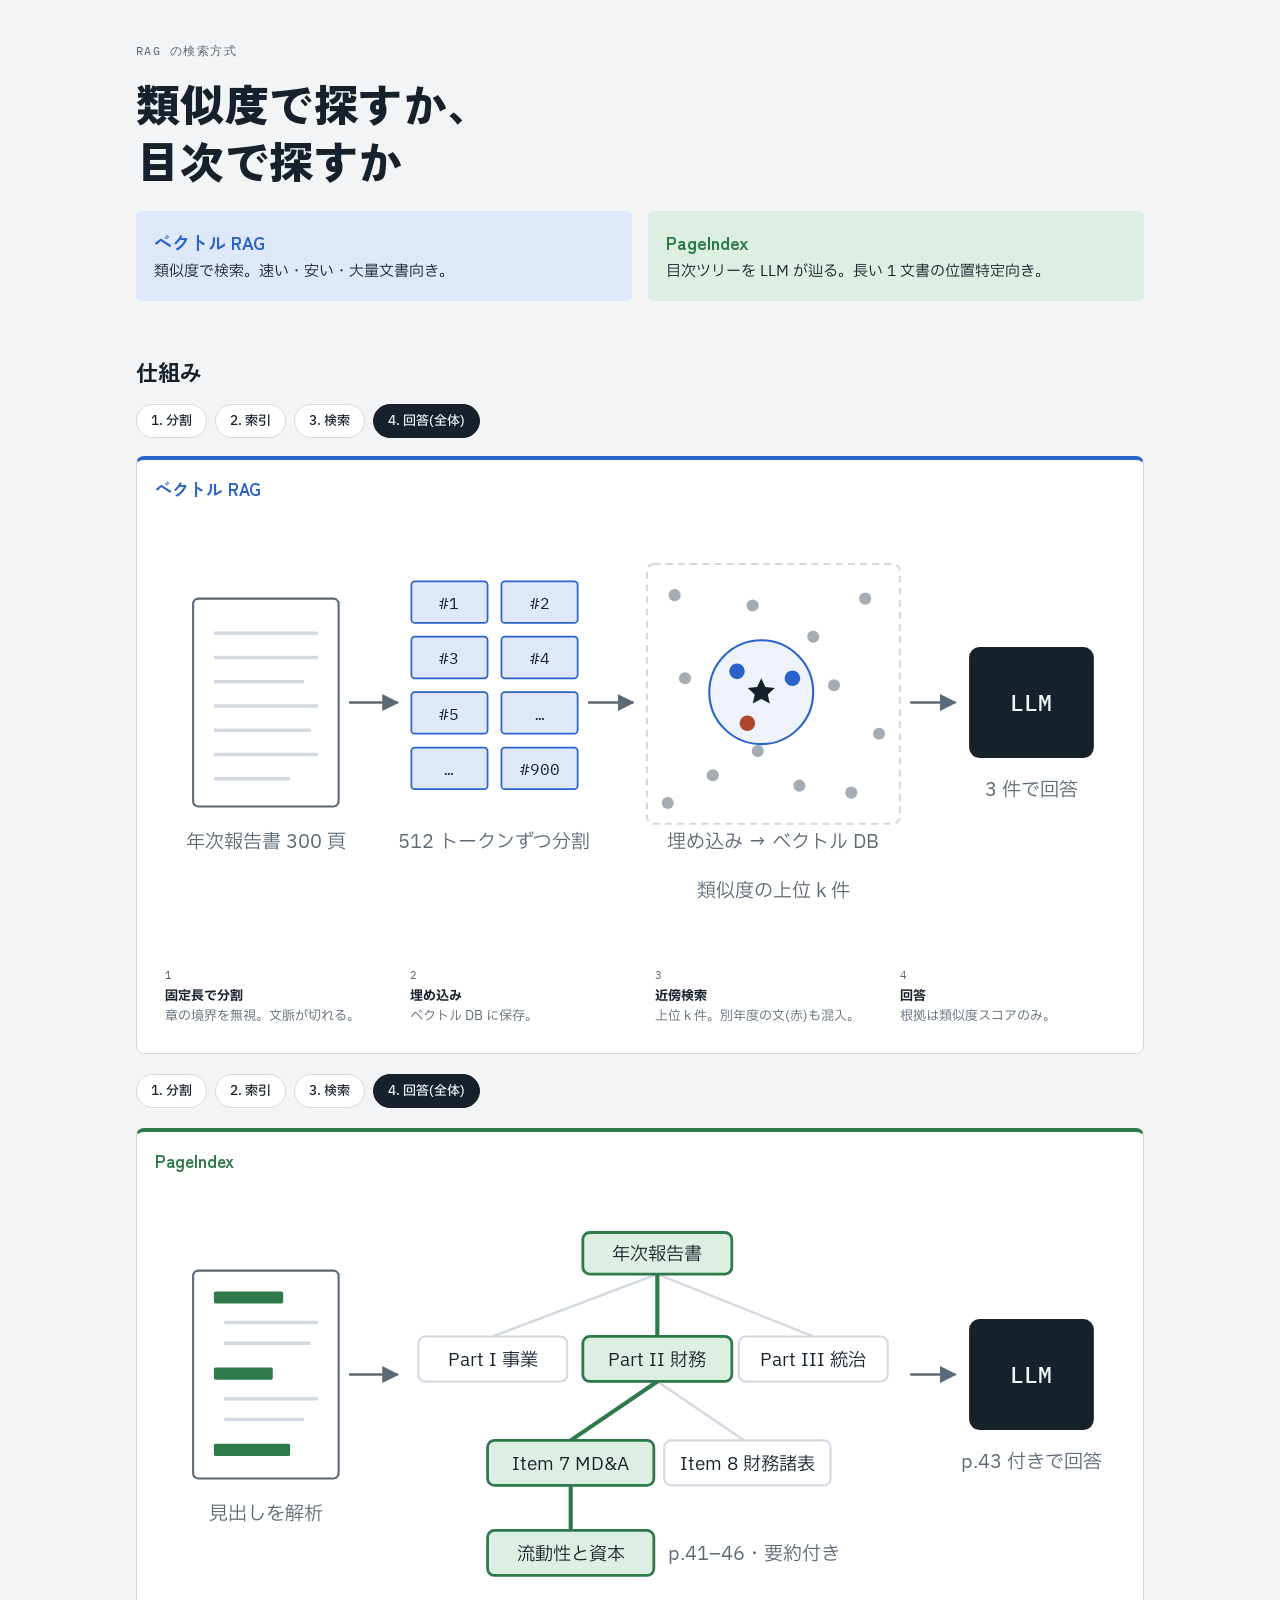
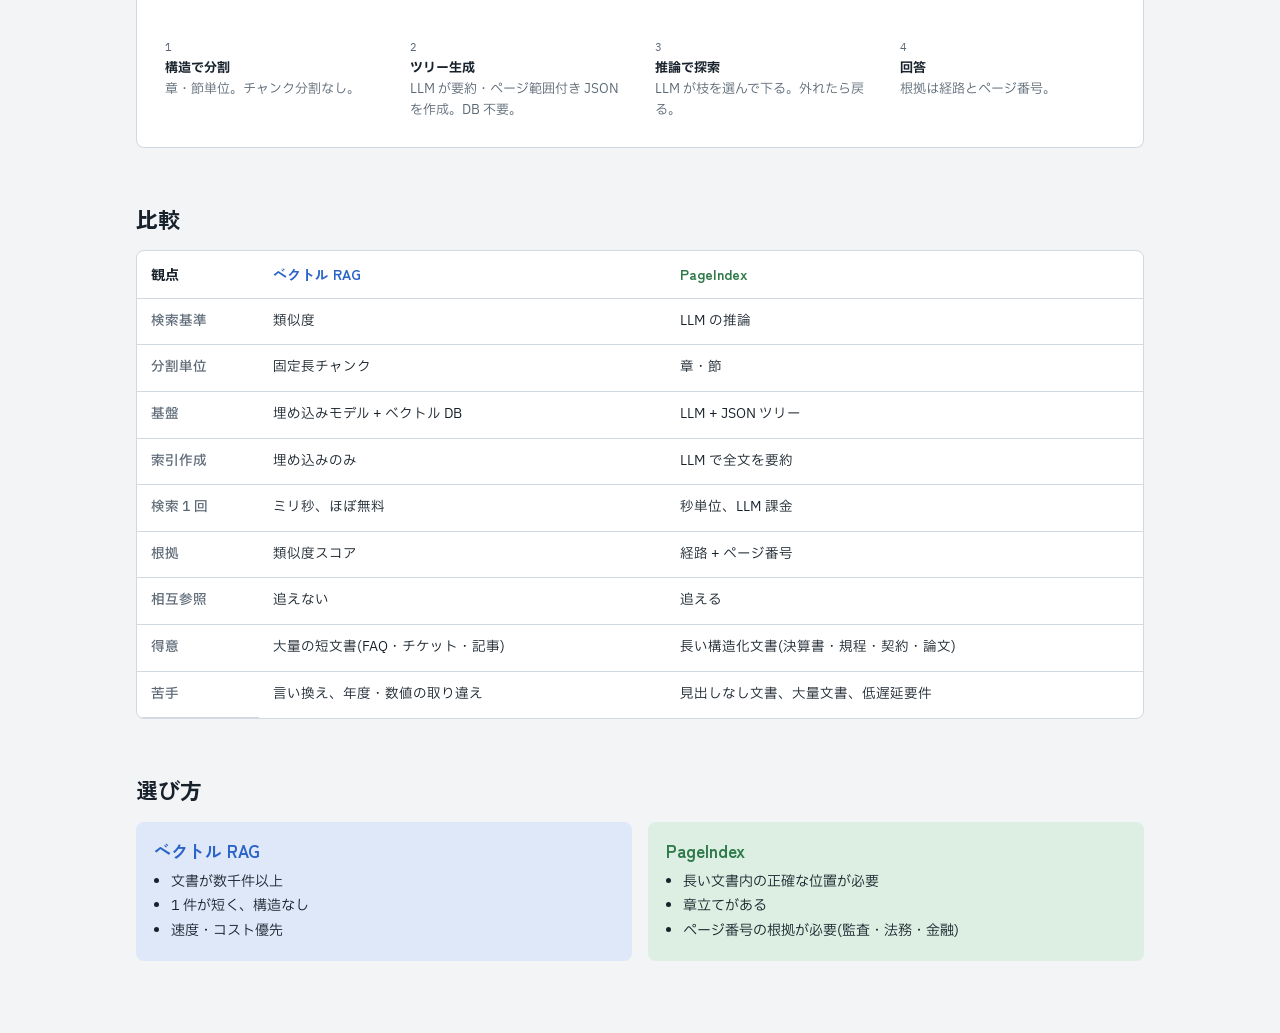
<file: pageindex-vs-vector-rag.html>
<!doctype html>
<html lang="ja">
<head>
<meta charset="utf-8">
<meta name="viewport" content="width=device-width, initial-scale=1, viewport-fit=cover">
<title>PageIndex とベクトル RAG</title>
<link rel="preconnect" href="https://fonts.googleapis.com">
<link rel="stylesheet" href="https://fonts.googleapis.com/css2?family=IBM+Plex+Mono:wght@400;500&family=IBM+Plex+Sans+JP:wght@400;500;700&family=Zen+Kaku+Gothic+Antique:wght@700;900&display=swap">
<style>
/* Layout: one reading column; two retrieval methods always shown side by side, color-coded (vec = blue, tree = green) */
:root {
  --bg: #f2f4f6;
  --surface: #ffffff;
  --ink: #17212b;
  --muted: #5b6875;
  --line: #d3d9e0;
  --vec: #2a63c9;
  --vec-soft: #dfe8f8;
  --tree: #2f7a4a;
  --tree-soft: #dcefe2;
  --warn: #b0452b;
  --f-display: "Zen Kaku Gothic Antique", "Hiragino Sans", "Noto Sans JP", sans-serif;
  --f-body: "IBM Plex Sans JP", "Hiragino Sans", "Noto Sans JP", sans-serif;
  --f-mono: "IBM Plex Mono", ui-monospace, "SFMono-Regular", monospace;
}
@media (prefers-color-scheme: dark) {
  :root:not([data-theme="light"]) {
    --bg: #11161c; --surface: #19212a; --ink: #e4e9ef; --muted: #98a5b3; --line: #2e3a46;
    --vec: #7ea6f0; --vec-soft: #1e2d48; --tree: #74c391; --tree-soft: #1b3426; --warn: #ec8a6f;
    color-scheme: dark;
  }
}
:root[data-theme="dark"] {
  --bg: #11161c; --surface: #19212a; --ink: #e4e9ef; --muted: #98a5b3; --line: #2e3a46;
  --vec: #7ea6f0; --vec-soft: #1e2d48; --tree: #74c391; --tree-soft: #1b3426; --warn: #ec8a6f;
  color-scheme: dark;
}
body { background: var(--bg); color: var(--ink); font-family: var(--f-body); font-size: 15px; line-height: 1.75; }
.wrap { max-width: 1040px; margin: 0 auto; padding-block: 40px 72px;
  padding-left: max(16px, env(safe-area-inset-left, 0px)); padding-right: max(16px, env(safe-area-inset-right, 0px));
  display: grid; gap: 56px; }
h1, h2, h3 { font-family: var(--f-display); text-wrap: balance; line-height: 1.3; margin: 0; }
h1 { font-size: clamp(28px, 5vw, 44px); font-weight: 900; letter-spacing: .01em; }
h2 { font-size: 22px; font-weight: 700; }
h3 { font-size: 17px; font-weight: 700; }
p { margin: 0; }
.eyebrow { font-family: var(--f-mono); font-size: 12px; letter-spacing: .12em; text-transform: uppercase; color: var(--muted); }
.vec-t { color: var(--vec); } .tree-t { color: var(--tree); }
header { display: grid; gap: 14px; }
.lede { max-width: 62ch; color: var(--muted); }
.thesis { display: grid; grid-template-columns: 1fr 1fr; gap: 16px; margin-top: 8px; }
.thesis div { padding: 16px 18px; border-radius: 6px; min-width: 0; }
.thesis .v { background: var(--vec-soft); } .thesis .t { background: var(--tree-soft); }
.thesis b { font-family: var(--f-display); font-size: 18px; display: block; }
section { display: grid; gap: 18px; }
.sec-head { display: grid; gap: 6px; }

/* stepper */
.stepper { display: flex; flex-wrap: wrap; gap: 8px; }
.stepper button { font: 500 13px var(--f-body); color: var(--ink); background: var(--surface); border: 1px solid var(--line);
  border-radius: 999px; padding: 6px 14px; cursor: pointer; }
.stepper button[aria-pressed="true"] { background: var(--ink); color: var(--bg); border-color: var(--ink); }
.stepper button:focus-visible { outline: 2px solid var(--vec); outline-offset: 2px; }
.lanes { display: grid; gap: 20px; }
.lane { background: var(--surface); border: 1px solid var(--line); border-radius: 8px; padding: 18px; display: grid; gap: 12px; min-width: 0; }
.lane.v { border-top: 4px solid var(--vec); } .lane.t { border-top: 4px solid var(--tree); }
.lane-head { display: flex; flex-wrap: wrap; align-items: baseline; gap: 4px 12px; }
.lane-head span { color: var(--muted); font-size: 13px; }
.svgbox { overflow-x: auto; }
.svgbox svg { display: block; width: 100%; min-width: 520px; height: auto; }
.steps { list-style: none; margin: 0; padding: 0; display: grid; grid-template-columns: repeat(4, 1fr); gap: 10px; }
.steps li { font-size: 13px; line-height: 1.6; color: var(--muted); padding: 8px 10px; border-radius: 4px; transition: background .2s, color .2s; min-width: 0; }
.steps li b { display: block; color: var(--ink); font-size: 13px; }
.steps li .n { font-family: var(--f-mono); font-size: 11px; }
.lane.v .steps li.now { background: var(--vec-soft); color: var(--ink); }
.lane.t .steps li.now { background: var(--tree-soft); color: var(--ink); }

/* svg styling */
svg text { font-family: var(--f-body); fill: var(--ink); }
svg .lbl { font-size: 11px; fill: var(--muted); }
svg .mono { font-family: var(--f-mono); font-size: 9px; }
svg .paper { fill: var(--surface); stroke: var(--muted); stroke-width: 1.2; }
svg .rule { stroke: var(--line); stroke-width: 2; }
svg .arrow { stroke: var(--muted); stroke-width: 1.4; fill: none; }
svg .ahead { fill: var(--muted); }
svg .chunk { fill: var(--vec-soft); stroke: var(--vec); stroke-width: 1; }
svg .space { fill: none; stroke: var(--line); stroke-width: 1.2; stroke-dasharray: 4 3; }
svg .dot { fill: var(--muted); opacity: .55; }
svg .hit { fill: var(--vec); opacity: 1; }
svg .miss { fill: var(--warn); }
svg .q { fill: var(--ink); }
svg .knn { fill: var(--vec-soft); fill-opacity: .55; stroke: var(--vec); stroke-width: 1.2; }
svg .node { fill: var(--surface); stroke: var(--line); stroke-width: 1.2; }
svg .node-on { fill: var(--tree-soft); stroke: var(--tree); stroke-width: 1.6; }
svg .edge { stroke: var(--line); stroke-width: 1.4; fill: none; }
svg .edge-on { stroke: var(--tree); stroke-width: 2.4; fill: none; }
svg .llm { fill: var(--ink); }
svg .llm-t { fill: var(--bg); font-family: var(--f-mono); font-size: 13px; font-weight: 500; }
svg .vec-c { fill: var(--vec); } svg .tree-c { fill: var(--tree); } svg .warn-c { fill: var(--warn); }
svg [data-s] { transition: opacity .25s; }
svg .future { opacity: .12; }
@media (prefers-reduced-motion: reduce) { svg [data-s], .steps li { transition: none; } }

/* example */
.query { font-family: var(--f-display); font-size: 18px; padding: 14px 18px; background: var(--surface); border: 1px solid var(--line); border-radius: 6px; }
.query small { display: block; font-family: var(--f-body); font-size: 12px; color: var(--muted); font-weight: 400; }
.pair { display: grid; grid-template-columns: 1fr 1fr; gap: 16px; }
.trace { display: grid; gap: 10px; min-width: 0; }
.trace h3 { font-size: 15px; }
.trace ol { margin: 0; padding: 0; list-style: none; display: grid; gap: 8px; }
.trace li { background: var(--surface); border: 1px solid var(--line); border-radius: 4px; padding: 10px 12px; font-size: 13.5px; line-height: 1.65; }
.trace li code { font-family: var(--f-mono); font-size: 12px; }
.score { font-family: var(--f-mono); font-size: 12px; font-variant-numeric: tabular-nums; color: var(--vec); }
.tag { display: inline-block; font-size: 11px; font-weight: 700; padding: 1px 8px; border-radius: 999px; margin-left: 6px; }
.tag.bad { color: var(--warn); border: 1px solid var(--warn); }
.tag.ok { color: var(--tree); border: 1px solid var(--tree); }
.path { font-family: var(--f-mono); font-size: 12px; color: var(--tree); }
.verdict { font-size: 13.5px; padding: 10px 12px; border-left: 3px solid var(--muted); color: var(--muted); }

/* table */
.tbl { overflow-x: auto; background: var(--surface); border: 1px solid var(--line); border-radius: 8px; }
table { border-collapse: collapse; width: 100%; min-width: 640px; font-size: 13.5px; }
th, td { text-align: left; vertical-align: top; padding: 11px 14px; border-bottom: 1px solid var(--line); }
tr:last-child td { border-bottom: none; }
thead th { font-family: var(--f-display); font-size: 14px; }
thead th:nth-child(2) { color: var(--vec); } thead th:nth-child(3) { color: var(--tree); }
tbody th { font-weight: 500; color: var(--muted); white-space: nowrap; width: 9em; }

/* choose */
.choose { display: grid; grid-template-columns: 1fr 1fr; gap: 16px; }
.choose > div { padding: 18px; border-radius: 8px; display: grid; gap: 8px; align-content: start; min-width: 0; }
.choose .v { background: var(--vec-soft); } .choose .t { background: var(--tree-soft); }
.choose ul { margin: 0; padding-left: 1.2em; font-size: 14px; }
.hybrid { background: var(--surface); border: 1px solid var(--line); border-radius: 8px; padding: 18px; display: grid; gap: 8px; }
.notes { font-size: 13px; color: var(--muted); display: grid; gap: 4px; }
.notes a { color: var(--vec); }
@media (max-width: 720px) {
  .thesis, .pair, .choose { grid-template-columns: 1fr; }
  .steps { grid-template-columns: 1fr 1fr; }
}
</style>
<style>
*,*::before,*::after{box-sizing:border-box}
:root{padding-top:env(safe-area-inset-top,0px);padding-bottom:env(safe-area-inset-bottom,0px)}
body{margin:0}
</style>
</head>
<body>
<div class="wrap">
<header>
  <p class="eyebrow">RAG の検索方式</p>
  <h1>類似度で探すか、<br>目次で探すか</h1>
  <div class="thesis">
    <div class="v"><b class="vec-t">ベクトル RAG</b>類似度で検索。速い・安い・大量文書向き。</div>
    <div class="t"><b class="tree-t">PageIndex</b>目次ツリーを LLM が辿る。長い 1 文書の位置特定向き。</div>
  </div>
</header>

<section aria-labelledby="flow-h">
  <div class="sec-head"><h2 id="flow-h">仕組み</h2></div>
  <div class="stepper" role="group" aria-label="表示する段階">
    <button type="button" id="st-1" data-step="1" aria-pressed="false">1. 分割</button>
    <button type="button" id="st-2" data-step="2" aria-pressed="false">2. 索引</button>
    <button type="button" id="st-3" data-step="3" aria-pressed="false">3. 検索</button>
    <button type="button" id="st-4" data-step="4" aria-pressed="true">4. 回答(全体)</button>
  </div>
  <div class="lanes">
    <div class="lane v">
      <div class="lane-head"><h3 class="vec-t">ベクトル RAG</h3></div>
      <div class="svgbox">
      <svg viewBox="0 0 560 250" role="img" aria-label="ベクトル RAG の流れ図">
        <defs><marker id="ah" viewBox="0 0 10 10" refX="9" refY="5" markerWidth="7" markerHeight="7" orient="auto"><path d="M0,0 L10,5 L0,10 z" class="ahead"/></marker></defs>
        <g data-s="1">
          <rect class="paper" x="22" y="50" width="84" height="120" rx="3"/>
          <line class="rule" x1="34" y1="70" x2="94" y2="70"/><line class="rule" x1="34" y1="84" x2="94" y2="84"/>
          <line class="rule" x1="34" y1="98" x2="86" y2="98"/><line class="rule" x1="34" y1="112" x2="94" y2="112"/>
          <line class="rule" x1="34" y1="126" x2="90" y2="126"/><line class="rule" x1="34" y1="140" x2="94" y2="140"/>
          <line class="rule" x1="34" y1="154" x2="78" y2="154"/>
          <text class="lbl" x="64" y="194" text-anchor="middle">年次報告書 300 頁</text>
          <line class="arrow" x1="112" y1="110" x2="140" y2="110" marker-end="url(#ah)"/>
          <rect class="chunk" x="148" y="40" width="44" height="24" rx="2"/><text class="mono" x="170" y="56" text-anchor="middle">#1</text>
          <rect class="chunk" x="200" y="40" width="44" height="24" rx="2"/><text class="mono" x="222" y="56" text-anchor="middle">#2</text>
          <rect class="chunk" x="148" y="72" width="44" height="24" rx="2"/><text class="mono" x="170" y="88" text-anchor="middle">#3</text>
          <rect class="chunk" x="200" y="72" width="44" height="24" rx="2"/><text class="mono" x="222" y="88" text-anchor="middle">#4</text>
          <rect class="chunk" x="148" y="104" width="44" height="24" rx="2"/><text class="mono" x="170" y="120" text-anchor="middle">#5</text>
          <rect class="chunk" x="200" y="104" width="44" height="24" rx="2"/><text class="mono" x="222" y="120" text-anchor="middle">…</text>
          <rect class="chunk" x="148" y="136" width="44" height="24" rx="2"/><text class="mono" x="170" y="152" text-anchor="middle">…</text>
          <rect class="chunk" x="200" y="136" width="44" height="24" rx="2"/><text class="mono" x="222" y="152" text-anchor="middle">#900</text>
          <text class="lbl" x="196" y="194" text-anchor="middle">512 トークンずつ分割</text>
        </g>
        <g data-s="2">
          <line class="arrow" x1="250" y1="110" x2="276" y2="110" marker-end="url(#ah)"/>
          <rect class="space" x="284" y="30" width="146" height="150" rx="4"/>
          <circle class="dot" cx="300" cy="48" r="3.5"/><circle class="dot" cx="322" cy="152" r="3.5"/>
          <circle class="dot" cx="410" cy="50" r="3.5"/><circle class="dot" cx="402" cy="162" r="3.5"/>
          <circle class="dot" cx="306" cy="96" r="3.5"/><circle class="dot" cx="380" cy="72" r="3.5"/>
          <circle class="dot" cx="418" cy="128" r="3.5"/><circle class="dot" cx="296" cy="168" r="3.5"/>
          <circle class="dot" cx="345" cy="54" r="3.5"/><circle class="dot" cx="392" cy="100" r="3.5"/>
          <circle class="dot" cx="348" cy="138" r="3.5"/><circle class="dot" cx="372" cy="158" r="3.5"/>
          <text class="lbl" x="357" y="194" text-anchor="middle">埋め込み → ベクトル DB</text>
        </g>
        <g data-s="3">
          <circle class="knn" cx="350" cy="104" r="30"/>
          <circle class="hit" cx="336" cy="92" r="4.5"/><circle class="hit" cx="368" cy="96" r="4.5"/><circle class="miss" cx="342" cy="122" r="4.5"/>
          <path class="q" d="M350,96 l2.4,5 5.4,.6 -4,3.7 1.1,5.3 -4.9,-2.7 -4.9,2.7 1.1,-5.3 -4,-3.7 5.4,-.6z"/>
          <text class="lbl" x="357" y="222" text-anchor="middle">類似度の上位 k 件</text>
        </g>
        <g data-s="4">
          <line class="arrow" x1="436" y1="110" x2="462" y2="110" marker-end="url(#ah)"/>
          <rect class="llm" x="470" y="78" width="72" height="64" rx="6"/>
          <text class="llm-t" x="506" y="115" text-anchor="middle">LLM</text>
          <text class="lbl" x="506" y="164" text-anchor="middle">3 件で回答</text>
        </g>
      </svg>
      </div>
      <ol class="steps">
        <li data-s="1"><span class="n">1</span><b>固定長で分割</b>章の境界を無視。文脈が切れる。</li>
        <li data-s="2"><span class="n">2</span><b>埋め込み</b>ベクトル DB に保存。</li>
        <li data-s="3"><span class="n">3</span><b>近傍検索</b>上位 k 件。別年度の文(赤)も混入。</li>
        <li data-s="4"><span class="n">4</span><b>回答</b>根拠は類似度スコアのみ。</li>
      </ol>
    </div>

    <div class="stepper" role="group" aria-label="表示する段階(PageIndex)">
      <button type="button" id="st2-1" data-step="1" aria-pressed="false">1. 分割</button>
      <button type="button" id="st2-2" data-step="2" aria-pressed="false">2. 索引</button>
      <button type="button" id="st2-3" data-step="3" aria-pressed="false">3. 検索</button>
      <button type="button" id="st2-4" data-step="4" aria-pressed="true">4. 回答(全体)</button>
    </div>
    <div class="lane t">
      <div class="lane-head"><h3 class="tree-t">PageIndex</h3></div>
      <div class="svgbox">
      <svg viewBox="0 0 560 250" role="img" aria-label="PageIndex の流れ図">
        <defs><marker id="ah2" viewBox="0 0 10 10" refX="9" refY="5" markerWidth="7" markerHeight="7" orient="auto"><path d="M0,0 L10,5 L0,10 z" class="ahead"/></marker></defs>
        <g data-s="1">
          <rect class="paper" x="22" y="50" width="84" height="120" rx="3"/>
          <rect x="34" y="62" width="40" height="7" rx="1" class="tree-c"/>
          <line class="rule" x1="40" y1="80" x2="94" y2="80"/><line class="rule" x1="40" y1="92" x2="90" y2="92"/>
          <rect x="34" y="106" width="34" height="7" rx="1" class="tree-c"/>
          <line class="rule" x1="40" y1="124" x2="94" y2="124"/><line class="rule" x1="40" y1="136" x2="86" y2="136"/>
          <rect x="34" y="150" width="44" height="7" rx="1" class="tree-c"/>
          <text class="lbl" x="64" y="194" text-anchor="middle">見出しを解析</text>
          <line class="arrow" x1="112" y1="110" x2="140" y2="110" marker-end="url(#ah2)"/>
        </g>
        <g data-s="2">
          <path class="edge" d="M290,52 L195,88"/><path class="edge" d="M290,52 L380,88"/>
          <path class="edge" d="M290,52 L290,88"/>
          <path class="edge" d="M290,114 L240,148"/><path class="edge" d="M290,114 L340,148"/>
          <path class="edge" d="M240,174 L240,200"/>
          <rect class="node" x="247" y="28" width="86" height="24" rx="4"/><text x="290" y="44" text-anchor="middle" font-size="10.5">年次報告書</text>
          <rect class="node" x="152" y="88" width="86" height="26" rx="4"/><text x="195" y="105" text-anchor="middle" font-size="10.5">Part I 事業</text>
          <rect class="node" x="247" y="88" width="86" height="26" rx="4"/><text x="290" y="105" text-anchor="middle" font-size="10.5">Part II 財務</text>
          <rect class="node" x="337" y="88" width="86" height="26" rx="4"/><text x="380" y="105" text-anchor="middle" font-size="10.5">Part III 統治</text>
          <rect class="node" x="192" y="148" width="96" height="26" rx="4"/><text x="240" y="165" text-anchor="middle" font-size="10.5">Item 7 MD&amp;A</text>
          <rect class="node" x="294" y="148" width="96" height="26" rx="4"/><text x="342" y="165" text-anchor="middle" font-size="10.5">Item 8 財務諸表</text>
          <rect class="node" x="192" y="200" width="96" height="26" rx="4"/><text x="240" y="217" text-anchor="middle" font-size="10.5">流動性と資本</text>
          <text class="lbl" x="296" y="217">p.41–46・要約付き</text>
        </g>
        <g data-s="3">
          <path class="edge-on" d="M290,52 L290,88"/><path class="edge-on" d="M290,114 L240,148"/><path class="edge-on" d="M240,174 L240,200"/>
          <rect class="node-on" x="247" y="28" width="86" height="24" rx="4"/><text x="290" y="44" text-anchor="middle" font-size="10.5">年次報告書</text>
          <rect class="node-on" x="247" y="88" width="86" height="26" rx="4"/><text x="290" y="105" text-anchor="middle" font-size="10.5">Part II 財務</text>
          <rect class="node-on" x="192" y="148" width="96" height="26" rx="4"/><text x="240" y="165" text-anchor="middle" font-size="10.5">Item 7 MD&amp;A</text>
          <rect class="node-on" x="192" y="200" width="96" height="26" rx="4"/><text x="240" y="217" text-anchor="middle" font-size="10.5">流動性と資本</text>
        </g>
        <g data-s="4">
          <line class="arrow" x1="436" y1="110" x2="462" y2="110" marker-end="url(#ah2)"/>
          <rect class="llm" x="470" y="78" width="72" height="64" rx="6"/>
          <text class="llm-t" x="506" y="115" text-anchor="middle">LLM</text>
          <text class="lbl" x="506" y="164" text-anchor="middle">p.43 付きで回答</text>
        </g>
      </svg>
      </div>
      <ol class="steps">
        <li data-s="1"><span class="n">1</span><b>構造で分割</b>章・節単位。チャンク分割なし。</li>
        <li data-s="2"><span class="n">2</span><b>ツリー生成</b>LLM が要約・ページ範囲付き JSON を作成。DB 不要。</li>
        <li data-s="3"><span class="n">3</span><b>推論で探索</b>LLM が枝を選んで下る。外れたら戻る。</li>
        <li data-s="4"><span class="n">4</span><b>回答</b>根拠は経路とページ番号。</li>
      </ol>
    </div>
  </div>
</section>

<section aria-labelledby="cmp-h">
  <div class="sec-head"><h2 id="cmp-h">比較</h2></div>
  <div class="tbl">
    <table>
      <thead><tr><th scope="col">観点</th><th scope="col">ベクトル RAG</th><th scope="col">PageIndex</th></tr></thead>
      <tbody>
        <tr><th scope="row">検索基準</th><td>類似度</td><td>LLM の推論</td></tr>
        <tr><th scope="row">分割単位</th><td>固定長チャンク</td><td>章・節</td></tr>
        <tr><th scope="row">基盤</th><td>埋め込みモデル + ベクトル DB</td><td>LLM + JSON ツリー</td></tr>
        <tr><th scope="row">索引作成</th><td>埋め込みのみ</td><td>LLM で全文を要約</td></tr>
        <tr><th scope="row">検索 1 回</th><td>ミリ秒、ほぼ無料</td><td>秒単位、LLM 課金</td></tr>
        <tr><th scope="row">根拠</th><td>類似度スコア</td><td>経路 + ページ番号</td></tr>
        <tr><th scope="row">相互参照</th><td>追えない</td><td>追える</td></tr>
        <tr><th scope="row">得意</th><td>大量の短文書(FAQ・チケット・記事)</td><td>長い構造化文書(決算書・規程・契約・論文)</td></tr>
        <tr><th scope="row">苦手</th><td>言い換え、年度・数値の取り違え</td><td>見出しなし文書、大量文書、低遅延要件</td></tr>
      </tbody>
    </table>
  </div>
</section>

<section aria-labelledby="ch-h">
  <div class="sec-head"><h2 id="ch-h">選び方</h2></div>
  <div class="choose">
    <div class="v">
      <h3 class="vec-t">ベクトル RAG</h3>
      <ul>
        <li>文書が数千件以上</li>
        <li>1 件が短く、構造なし</li>
        <li>速度・コスト優先</li>
      </ul>
    </div>
    <div class="t">
      <h3 class="tree-t">PageIndex</h3>
      <ul>
        <li>長い文書内の正確な位置が必要</li>
        <li>章立てがある</li>
        <li>ページ番号の根拠が必要(監査・法務・金融)</li>
      </ul>
    </div>
  </div>
</section>
</div>

<script>
(function () {
  var buttons = document.querySelectorAll('.stepper button');
  function show(cur) {
    document.querySelectorAll('[data-s]').forEach(function (el) {
      var s = Number(el.getAttribute('data-s'));
      if (el.tagName === 'LI') {
        el.classList.toggle('now', cur < 4 ? s === cur : false);
      } else {
        el.classList.toggle('future', s > cur);
      }
    });
    buttons.forEach(function (b) { b.setAttribute('aria-pressed', String(Number(b.dataset.step) === cur)); });
  }
  buttons.forEach(function (b) { b.addEventListener('click', function () { show(Number(b.dataset.step)); }); });
  show(4);
})();
</script>
</body>
</html>
</file>
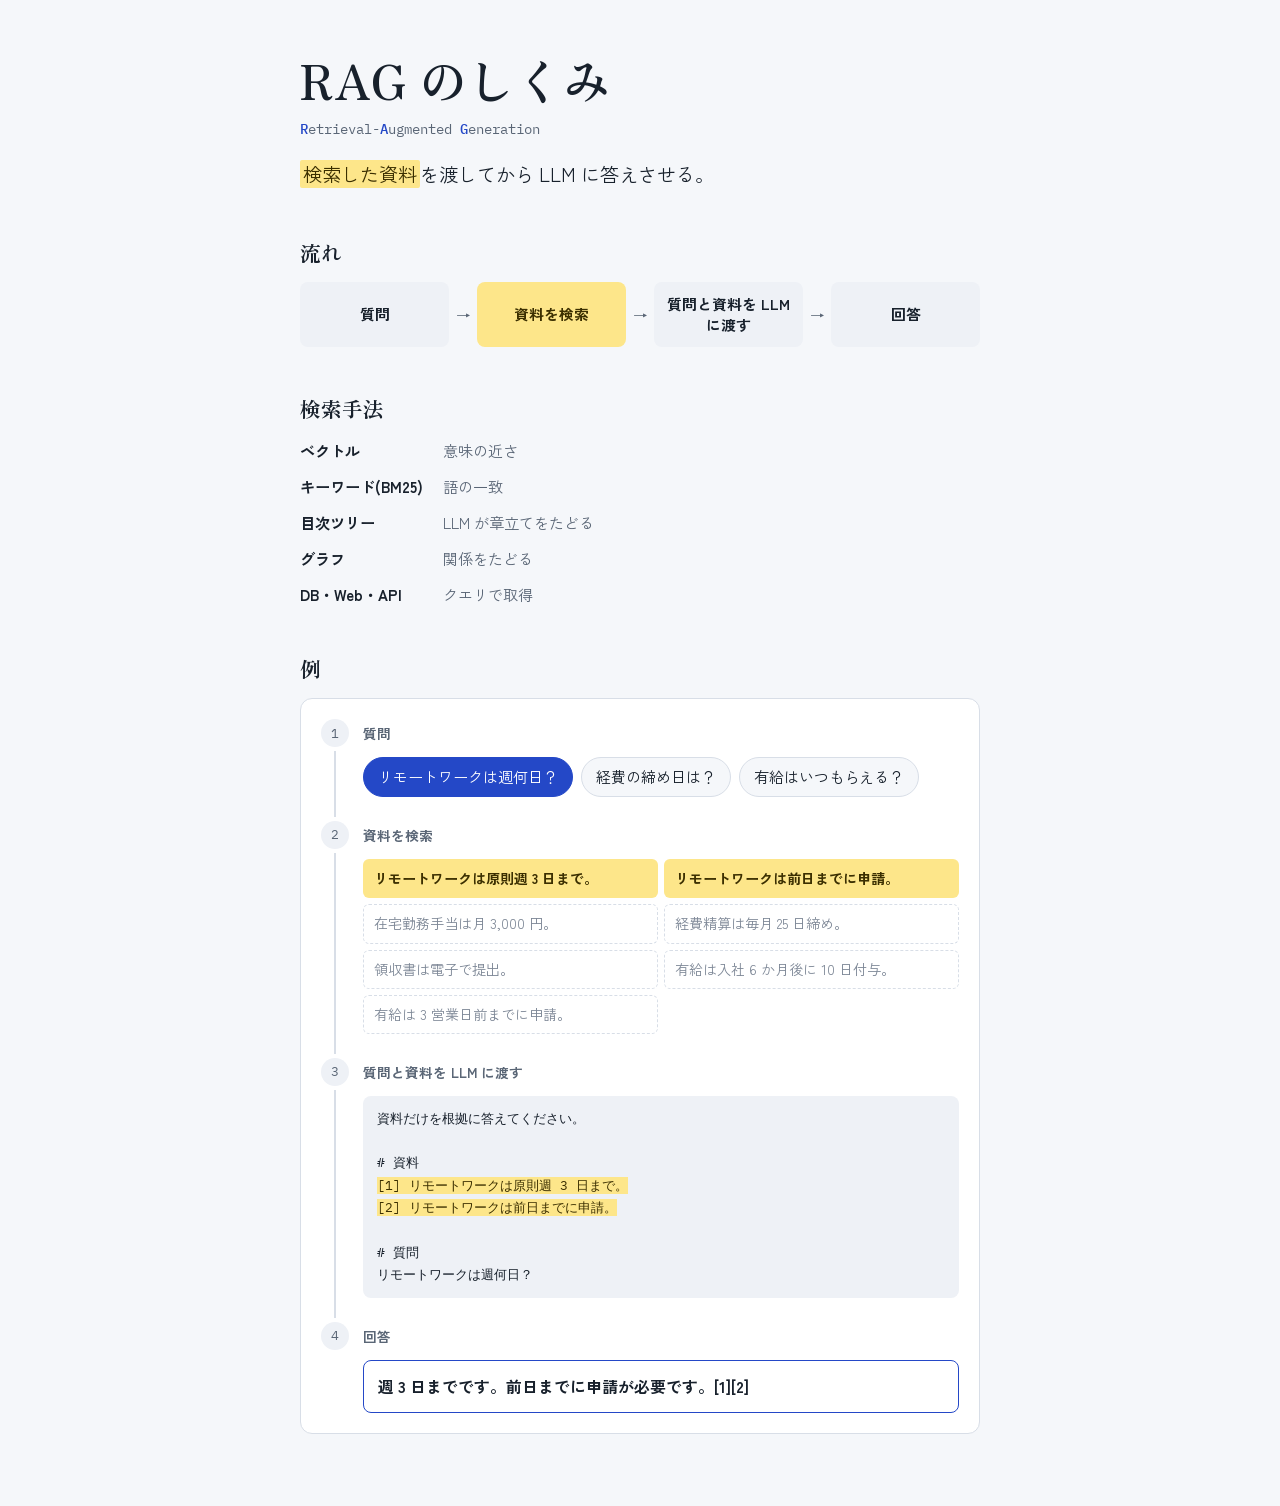
<file: rag-overview.html>
<!doctype html>
<html lang="ja">
<head>
<meta charset="utf-8">
<meta name="viewport" content="width=device-width, initial-scale=1, viewport-fit=cover">
<title>RAG のしくみ</title>
<link rel="preconnect" href="https://fonts.googleapis.com">
<link rel="preconnect" href="https://fonts.gstatic.com" crossorigin>
<link rel="stylesheet" href="https://fonts.googleapis.com/css2?family=Zen+Old+Mincho:wght@700&family=Zen+Kaku+Gothic+New:wght@400;700&family=IBM+Plex+Mono:wght@400;500&display=swap">
<style>
:root { color-scheme: light; padding-top: env(safe-area-inset-top, 0px); padding-bottom: env(safe-area-inset-bottom, 0px); }
body { margin: 0; }
img { max-width: 100%; }
[hidden] { display: none !important; }
/* Layout: one narrow column. Highlighter yellow always means "retrieved material", from the lede through the flow to the demo. The demo walks the same four steps as the flow. */
:root {
  --bg: #f5f7fa;
  --surface: #ffffff;
  --fg: #18212c;
  --muted: #5a6676;
  --faint: #7d8796;
  --line: #d8dee7;
  --accent: #2448c7;
  --mark: #fde68a;
  --mark-fg: #3b2f00;
  --chip: #eef1f6;
  --display: "Zen Old Mincho", "Hiragino Mincho ProN", "Yu Mincho", serif;
  --body: "Zen Kaku Gothic New", "Hiragino Sans", "Noto Sans JP", "Yu Gothic", sans-serif;
  --mono: "IBM Plex Mono", ui-monospace, "SFMono-Regular", Menlo, monospace;
}
@media (prefers-color-scheme: dark) {
  :root:not([data-theme="light"]) {
    --bg: #10151c; --surface: #18202a; --fg: #e4e9f0; --muted: #98a4b5; --faint: #748094; --line: #2c3745;
    --accent: #8ea8ff; --mark: #6b5a12; --mark-fg: #fff4c2; --chip: #1c2531;
    color-scheme: dark;
  }
}
:root[data-theme="dark"] {
  --bg: #10151c; --surface: #18202a; --fg: #e4e9f0; --muted: #98a4b5; --faint: #748094; --line: #2c3745;
  --accent: #8ea8ff; --mark: #6b5a12; --mark-fg: #fff4c2; --chip: #1c2531;
  color-scheme: dark;
}

body {
  background: var(--bg);
  color: var(--fg);
  font-family: var(--body);
  font-size: 16px;
  line-height: 1.7;
  padding-left: max(16px, env(safe-area-inset-left, 0px));
  padding-right: max(16px, env(safe-area-inset-right, 0px));
  padding-block: 48px 72px;
}
.wrap { max-width: 680px; margin: 0 auto; display: flex; flex-direction: column; gap: 48px; }
section { display: flex; flex-direction: column; gap: 16px; min-width: 0; }

h1, h2 { font-family: var(--display); font-weight: 700; text-wrap: balance; line-height: 1.3; margin: 0; }
h1 { font-size: clamp(2.2rem, 7vw, 3rem); }
h2 { font-size: 1.3rem; }
p { margin: 0; }
mark { background: var(--mark); color: var(--mark-fg); padding: 0 0.15em; border-radius: 2px; }
:focus-visible { outline: 2px solid var(--accent); outline-offset: 2px; }

header { display: flex; flex-direction: column; gap: 8px; }
.expand { font-family: var(--mono); font-size: 0.88rem; color: var(--muted); }
.expand b { color: var(--accent); font-weight: 500; }
.lede { font-size: 1.2rem; margin-top: 8px; }

/* Flow: row with → on wide screens, column with ↓ on phones */
.steps { list-style: none; margin: 0; padding: 0; display: flex; gap: 28px; }
.steps li { position: relative; flex: 1 1 0; min-width: 0; display: grid; place-items: center; text-align: center; font-size: 0.92rem; font-weight: 700; line-height: 1.4; padding: 12px 8px; border-radius: 8px; background: var(--chip); }
.steps li.hl { background: var(--mark); color: var(--mark-fg); }
.steps li + li::before { content: "→"; position: absolute; left: -21px; top: 50%; transform: translateY(-50%); color: var(--muted); font-weight: 400; }
@media (max-width: 520px) {
  .steps { flex-direction: column; gap: 24px; }
  .steps li + li::before { content: "↓"; left: 50%; top: -22px; transform: translateX(-50%); }
}

.pairs { margin: 0; display: grid; grid-template-columns: max-content 1fr; gap: 10px 20px; font-size: 0.95rem; }
.pairs dt { font-weight: 700; }
.pairs dd { margin: 0; color: var(--muted); }

/* Demo: the same four steps, stacked with a rail on the left */
.demo { background: var(--surface); border: 1px solid var(--line); border-radius: 12px; padding: 20px; }
.track { list-style: none; margin: 0; padding: 0; display: flex; flex-direction: column; }
.stage { display: grid; grid-template-columns: 28px minmax(0, 1fr); grid-template-rows: 28px 1fr; column-gap: 14px; }
.dot { width: 28px; height: 28px; border-radius: 50%; display: grid; place-items: center; font-family: var(--mono); font-size: 0.8rem; background: var(--chip); color: var(--muted); }
.rail { grid-column: 1; grid-row: 2; justify-self: center; width: 2px; margin-block: 4px; background: var(--line); }
.stage-body { grid-row: 1 / span 2; grid-column: 2; display: flex; flex-direction: column; gap: 10px; padding-bottom: 24px; min-width: 0; }
.stage:last-child .stage-body { padding-bottom: 0; }
.stage:last-child .rail { display: none; }
.stage-title { font-size: 0.85rem; font-weight: 700; color: var(--muted); line-height: 28px; }

.qs { display: flex; flex-wrap: wrap; gap: 8px; }
.qs button { font: inherit; font-size: 0.95rem; border: 1px solid var(--line); background: var(--bg); color: var(--fg); padding: 6px 14px; border-radius: 999px; cursor: pointer; }
.qs button:hover { border-color: var(--accent); }
.qs button[aria-pressed="true"] { background: var(--accent); border-color: var(--accent); color: var(--surface); }

.docs { list-style: none; margin: 0; padding: 0; display: grid; grid-template-columns: repeat(auto-fill, minmax(220px, 1fr)); gap: 6px; }
.docs li { font-size: 0.88rem; line-height: 1.5; padding: 8px 10px; border-radius: 6px; border: 1px dashed var(--line); color: var(--faint); }
.docs li.hit { background: var(--mark); color: var(--mark-fg); border: 1px solid transparent; font-weight: 700; }

.prompt { margin: 0; font-family: var(--mono); font-size: 0.82rem; line-height: 1.7; background: var(--chip); border-radius: 8px; padding: 12px 14px; overflow-x: auto; white-space: pre-wrap; word-break: break-word; }
.prompt .hitline { background: var(--mark); color: var(--mark-fg); }

.answer { font-size: 1rem; font-weight: 700; padding: 12px 14px; border-radius: 8px; border: 1px solid var(--accent); }

@media (prefers-reduced-motion: no-preference) {
  .docs li, .qs button { transition: background-color 0.2s, color 0.2s, border-color 0.2s; }
}
</style>
</head>
<body>

<div class="wrap">

<header>
  <h1>RAG のしくみ</h1>
  <p class="expand"><b>R</b>etrieval-<b>A</b>ugmented <b>G</b>eneration</p>
  <p class="lede"><mark>検索した資料</mark>を渡してから LLM に答えさせる。</p>
</header>

<section>
  <h2>流れ</h2>
  <ol class="steps">
    <li>質問</li>
    <li class="hl">資料を検索</li>
    <li>質問と資料を LLM に渡す</li>
    <li>回答</li>
  </ol>
</section>

<section>
  <h2>検索手法</h2>
  <dl class="pairs">
    <dt>ベクトル</dt><dd>意味の近さ</dd>
    <dt>キーワード(BM25)</dt><dd>語の一致</dd>
    <dt>目次ツリー</dt><dd>LLM が章立てをたどる</dd>
    <dt>グラフ</dt><dd>関係をたどる</dd>
    <dt>DB・Web・API</dt><dd>クエリで取得</dd>
  </dl>
</section>

<section>
  <h2>例</h2>
  <div class="demo">
    <ol class="track">
      <li class="stage">
        <span class="dot">1</span><span class="rail"></span>
        <div class="stage-body">
          <div class="stage-title">質問</div>
          <div class="qs" role="group" aria-label="質問" id="qs"></div>
        </div>
      </li>
      <li class="stage">
        <span class="dot">2</span><span class="rail"></span>
        <div class="stage-body">
          <div class="stage-title">資料を検索</div>
          <ul class="docs" id="docs"></ul>
        </div>
      </li>
      <li class="stage">
        <span class="dot">3</span><span class="rail"></span>
        <div class="stage-body">
          <div class="stage-title">質問と資料を LLM に渡す</div>
          <pre class="prompt" id="prompt"></pre>
        </div>
      </li>
      <li class="stage">
        <span class="dot">4</span><span class="rail"></span>
        <div class="stage-body">
          <div class="stage-title">回答</div>
          <p class="answer" id="answer"></p>
        </div>
      </li>
    </ol>
  </div>
</section>

</div>

<script>
const DOCS = [
  "リモートワークは原則週 3 日まで。",
  "リモートワークは前日までに申請。",
  "在宅勤務手当は月 3,000 円。",
  "経費精算は毎月 25 日締め。",
  "領収書は電子で提出。",
  "有給は入社 6 か月後に 10 日付与。",
  "有給は 3 営業日前までに申請。"
];
const DATA = [
  { q: "リモートワークは週何日？", hits: [0, 1], a: "週 3 日までです。前日までに申請が必要です。[1][2]" },
  { q: "経費の締め日は？", hits: [3], a: "毎月 25 日です。[1]" },
  { q: "有給はいつもらえる？", hits: [5], a: "入社 6 か月後に 10 日付与されます。[1]" }
];
const qsEl = document.getElementById("qs");
const docsEl = document.getElementById("docs");
const promptEl = document.getElementById("prompt");
const answerEl = document.getElementById("answer");

const buttons = DATA.map((d, i) => {
  const b = document.createElement("button");
  b.type = "button";
  b.id = "q" + i;
  b.textContent = d.q;
  b.addEventListener("click", () => render(i));
  qsEl.appendChild(b);
  return b;
});

function line(text, cls) {
  const s = document.createElement("span");
  if (cls) s.className = cls;
  s.textContent = text;
  return s;
}

function render(i) {
  const d = DATA[i];
  buttons.forEach((b, n) => b.setAttribute("aria-pressed", String(n === i)));

  docsEl.innerHTML = "";
  DOCS.forEach((t, n) => {
    const li = document.createElement("li");
    if (d.hits.includes(n)) li.className = "hit";
    li.textContent = t;
    docsEl.appendChild(li);
  });

  promptEl.innerHTML = "";
  promptEl.append(line("資料だけを根拠に答えてください。\n\n# 資料\n"));
  d.hits.forEach((h, n) => {
    promptEl.append(line(`[${n + 1}] ${DOCS[h]}`, "hitline"), line("\n"));
  });
  promptEl.append(line(`\n# 質問\n${d.q}`));

  answerEl.textContent = d.a;
}
render(0);
</script>
</body>
</html>
</file>
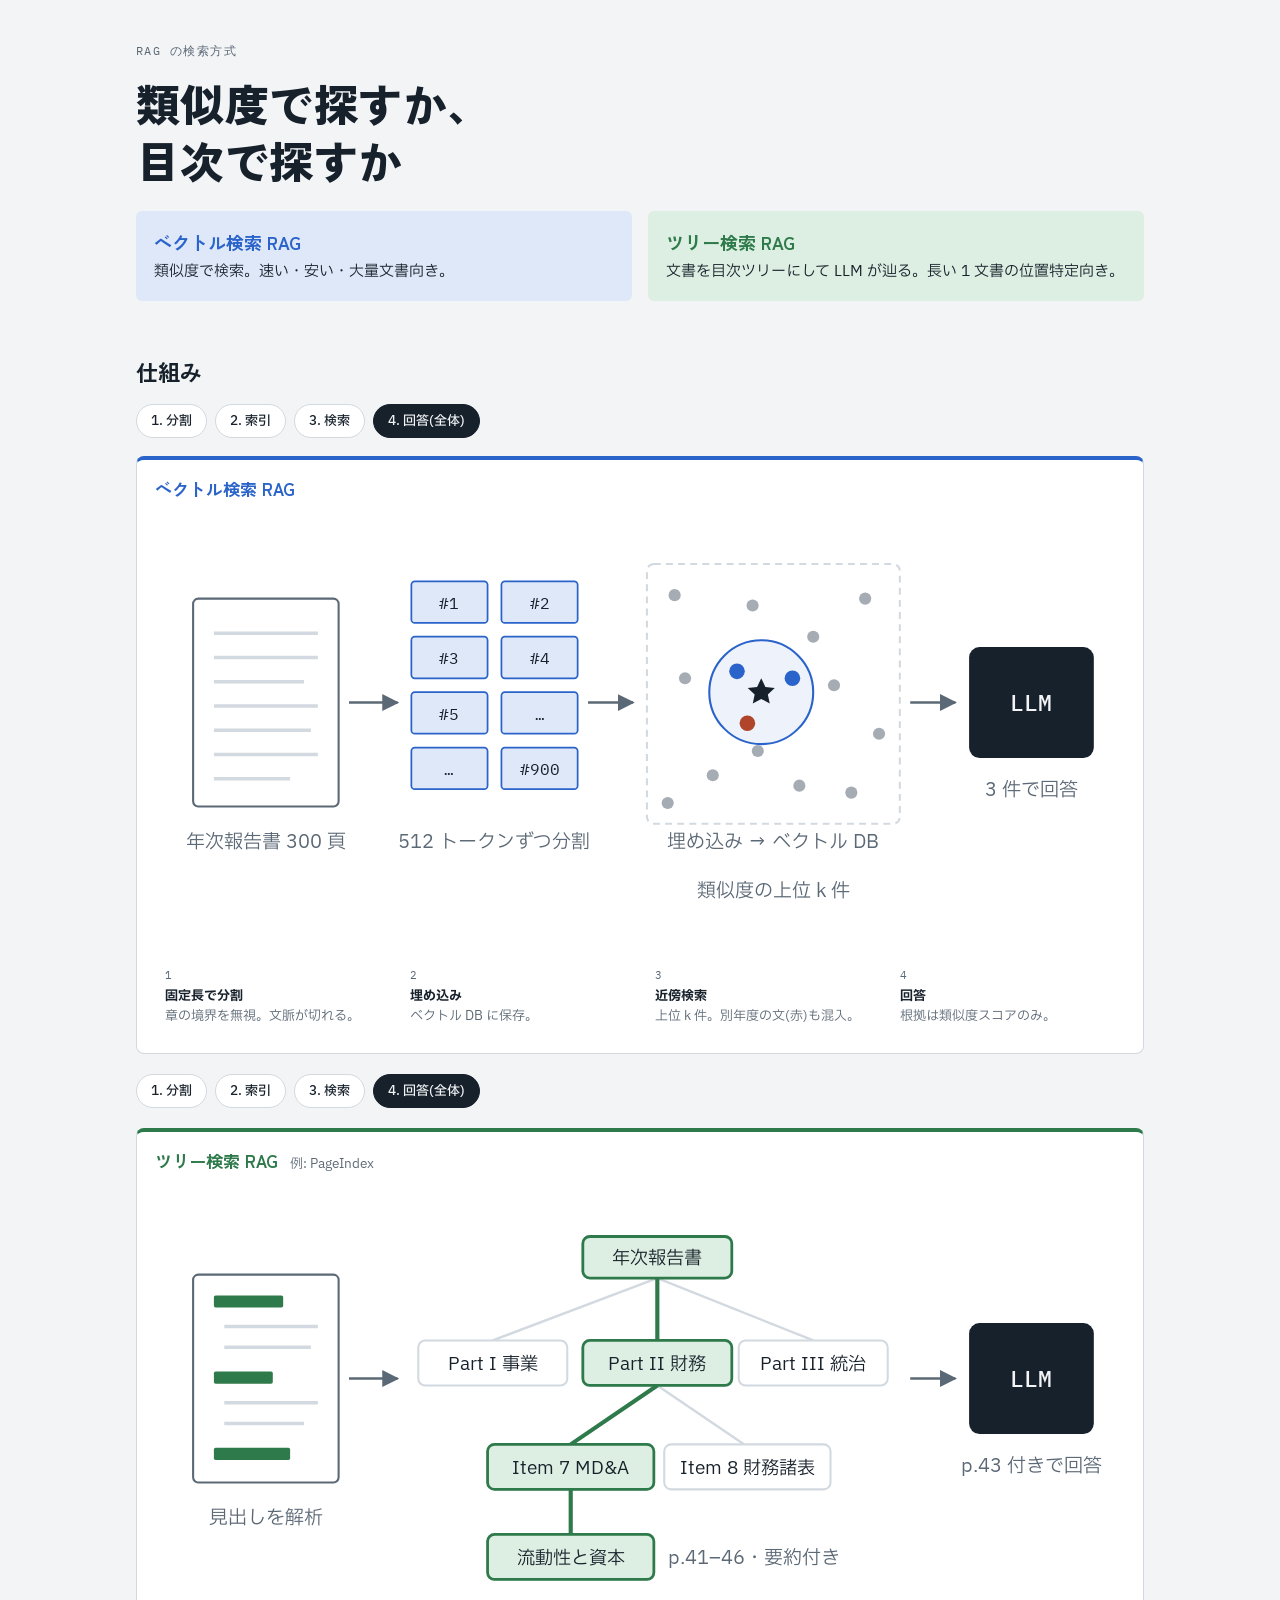
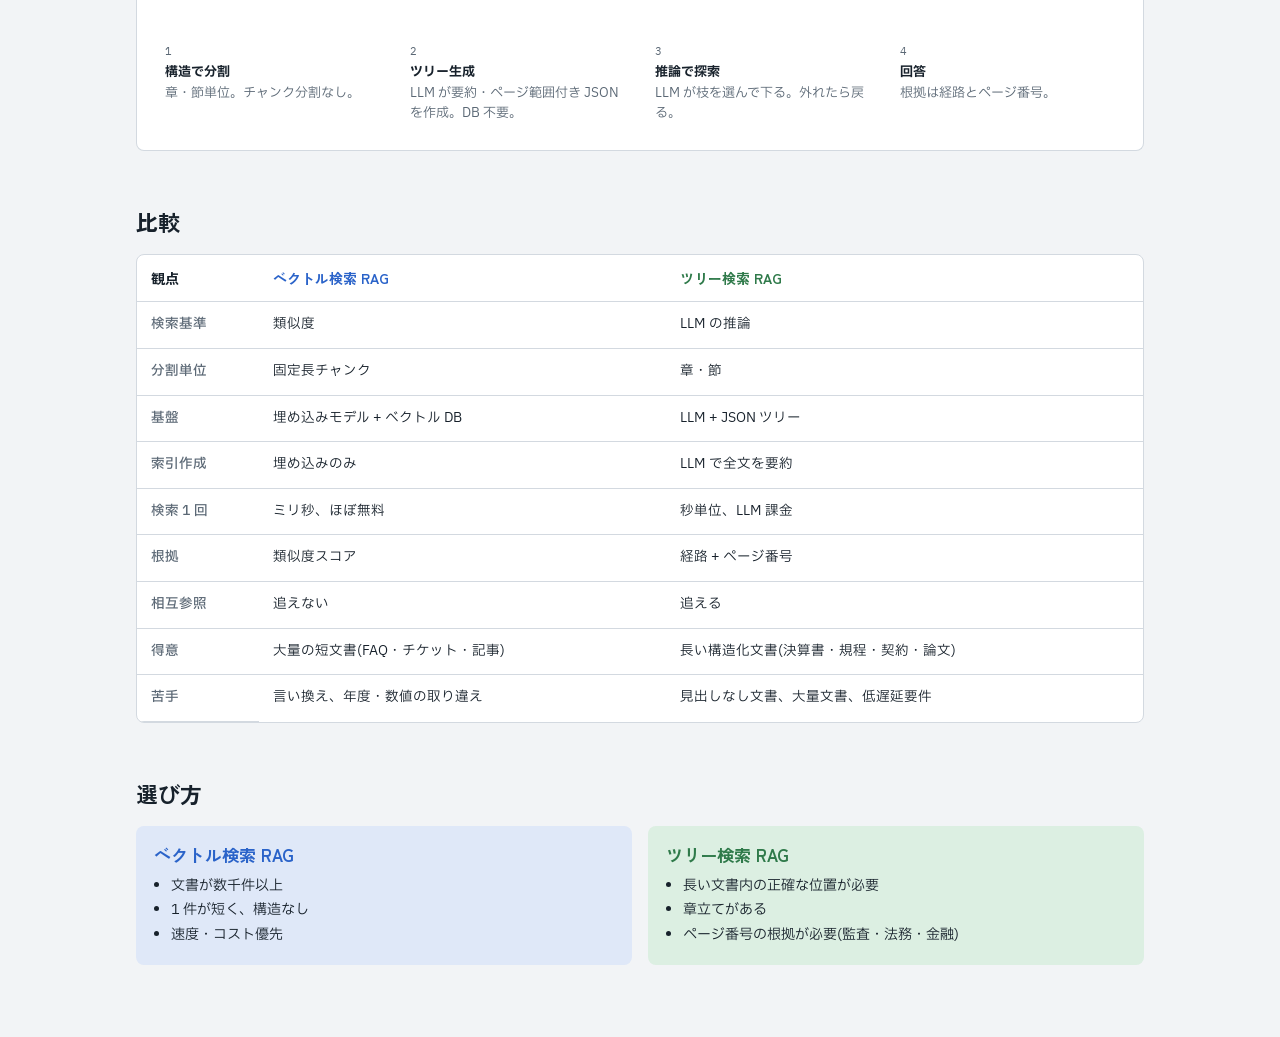
<file: vector-rag-vs-tree-rag.html>
<!doctype html>
<html lang="ja">
<head>
<meta charset="utf-8">
<meta name="viewport" content="width=device-width, initial-scale=1, viewport-fit=cover">
<title>ベクトル検索 RAG とツリー検索 RAG</title>
<link rel="preconnect" href="https://fonts.googleapis.com">
<link rel="stylesheet" href="https://fonts.googleapis.com/css2?family=IBM+Plex+Mono:wght@400;500&family=IBM+Plex+Sans+JP:wght@400;500;700&family=Zen+Kaku+Gothic+Antique:wght@700;900&display=swap">
<style>
/* Layout: one reading column; two retrieval methods always shown side by side, color-coded (vec = blue, tree = green) */
:root {
  --bg: #f2f4f6;
  --surface: #ffffff;
  --ink: #17212b;
  --muted: #5b6875;
  --line: #d3d9e0;
  --vec: #2a63c9;
  --vec-soft: #dfe8f8;
  --tree: #2f7a4a;
  --tree-soft: #dcefe2;
  --warn: #b0452b;
  --f-display: "Zen Kaku Gothic Antique", "Hiragino Sans", "Noto Sans JP", sans-serif;
  --f-body: "IBM Plex Sans JP", "Hiragino Sans", "Noto Sans JP", sans-serif;
  --f-mono: "IBM Plex Mono", ui-monospace, "SFMono-Regular", monospace;
}
@media (prefers-color-scheme: dark) {
  :root:not([data-theme="light"]) {
    --bg: #11161c; --surface: #19212a; --ink: #e4e9ef; --muted: #98a5b3; --line: #2e3a46;
    --vec: #7ea6f0; --vec-soft: #1e2d48; --tree: #74c391; --tree-soft: #1b3426; --warn: #ec8a6f;
    color-scheme: dark;
  }
}
:root[data-theme="dark"] {
  --bg: #11161c; --surface: #19212a; --ink: #e4e9ef; --muted: #98a5b3; --line: #2e3a46;
  --vec: #7ea6f0; --vec-soft: #1e2d48; --tree: #74c391; --tree-soft: #1b3426; --warn: #ec8a6f;
  color-scheme: dark;
}
body { background: var(--bg); color: var(--ink); font-family: var(--f-body); font-size: 15px; line-height: 1.75; }
.wrap { max-width: 1040px; margin: 0 auto; padding-block: 40px 72px;
  padding-left: max(16px, env(safe-area-inset-left, 0px)); padding-right: max(16px, env(safe-area-inset-right, 0px));
  display: grid; gap: 56px; }
h1, h2, h3 { font-family: var(--f-display); text-wrap: balance; line-height: 1.3; margin: 0; }
h1 { font-size: clamp(28px, 5vw, 44px); font-weight: 900; letter-spacing: .01em; }
h2 { font-size: 22px; font-weight: 700; }
h3 { font-size: 17px; font-weight: 700; }
p { margin: 0; }
.eyebrow { font-family: var(--f-mono); font-size: 12px; letter-spacing: .12em; text-transform: uppercase; color: var(--muted); }
.vec-t { color: var(--vec); } .tree-t { color: var(--tree); }
header { display: grid; gap: 14px; }
.lede { max-width: 62ch; color: var(--muted); }
.thesis { display: grid; grid-template-columns: 1fr 1fr; gap: 16px; margin-top: 8px; }
.thesis div { padding: 16px 18px; border-radius: 6px; min-width: 0; }
.thesis .v { background: var(--vec-soft); } .thesis .t { background: var(--tree-soft); }
.thesis b { font-family: var(--f-display); font-size: 18px; display: block; }
section { display: grid; gap: 18px; }
.sec-head { display: grid; gap: 6px; }

/* stepper */
.stepper { display: flex; flex-wrap: wrap; gap: 8px; }
.stepper button { font: 500 13px var(--f-body); color: var(--ink); background: var(--surface); border: 1px solid var(--line);
  border-radius: 999px; padding: 6px 14px; cursor: pointer; }
.stepper button[aria-pressed="true"] { background: var(--ink); color: var(--bg); border-color: var(--ink); }
.stepper button:focus-visible { outline: 2px solid var(--vec); outline-offset: 2px; }
.lanes { display: grid; gap: 20px; }
.lane { background: var(--surface); border: 1px solid var(--line); border-radius: 8px; padding: 18px; display: grid; gap: 12px; min-width: 0; }
.lane.v { border-top: 4px solid var(--vec); } .lane.t { border-top: 4px solid var(--tree); }
.lane-head { display: flex; flex-wrap: wrap; align-items: baseline; gap: 4px 12px; }
.lane-head span { color: var(--muted); font-size: 13px; }
.svgbox { overflow-x: auto; }
.svgbox svg { display: block; width: 100%; min-width: 520px; height: auto; }
.steps { list-style: none; margin: 0; padding: 0; display: grid; grid-template-columns: repeat(4, 1fr); gap: 10px; }
.steps li { font-size: 13px; line-height: 1.6; color: var(--muted); padding: 8px 10px; border-radius: 4px; transition: background .2s, color .2s; min-width: 0; }
.steps li b { display: block; color: var(--ink); font-size: 13px; }
.steps li .n { font-family: var(--f-mono); font-size: 11px; }
.lane.v .steps li.now { background: var(--vec-soft); color: var(--ink); }
.lane.t .steps li.now { background: var(--tree-soft); color: var(--ink); }

/* svg styling */
svg text { font-family: var(--f-body); fill: var(--ink); }
svg .lbl { font-size: 11px; fill: var(--muted); }
svg .mono { font-family: var(--f-mono); font-size: 9px; }
svg .paper { fill: var(--surface); stroke: var(--muted); stroke-width: 1.2; }
svg .rule { stroke: var(--line); stroke-width: 2; }
svg .arrow { stroke: var(--muted); stroke-width: 1.4; fill: none; }
svg .ahead { fill: var(--muted); }
svg .chunk { fill: var(--vec-soft); stroke: var(--vec); stroke-width: 1; }
svg .space { fill: none; stroke: var(--line); stroke-width: 1.2; stroke-dasharray: 4 3; }
svg .dot { fill: var(--muted); opacity: .55; }
svg .hit { fill: var(--vec); opacity: 1; }
svg .miss { fill: var(--warn); }
svg .q { fill: var(--ink); }
svg .knn { fill: var(--vec-soft); fill-opacity: .55; stroke: var(--vec); stroke-width: 1.2; }
svg .node { fill: var(--surface); stroke: var(--line); stroke-width: 1.2; }
svg .node-on { fill: var(--tree-soft); stroke: var(--tree); stroke-width: 1.6; }
svg .edge { stroke: var(--line); stroke-width: 1.4; fill: none; }
svg .edge-on { stroke: var(--tree); stroke-width: 2.4; fill: none; }
svg .llm { fill: var(--ink); }
svg .llm-t { fill: var(--bg); font-family: var(--f-mono); font-size: 13px; font-weight: 500; }
svg .vec-c { fill: var(--vec); } svg .tree-c { fill: var(--tree); } svg .warn-c { fill: var(--warn); }
svg [data-s] { transition: opacity .25s; }
svg .future { opacity: .12; }
@media (prefers-reduced-motion: reduce) { svg [data-s], .steps li { transition: none; } }

/* example */
.query { font-family: var(--f-display); font-size: 18px; padding: 14px 18px; background: var(--surface); border: 1px solid var(--line); border-radius: 6px; }
.query small { display: block; font-family: var(--f-body); font-size: 12px; color: var(--muted); font-weight: 400; }
.pair { display: grid; grid-template-columns: 1fr 1fr; gap: 16px; }
.trace { display: grid; gap: 10px; min-width: 0; }
.trace h3 { font-size: 15px; }
.trace ol { margin: 0; padding: 0; list-style: none; display: grid; gap: 8px; }
.trace li { background: var(--surface); border: 1px solid var(--line); border-radius: 4px; padding: 10px 12px; font-size: 13.5px; line-height: 1.65; }
.trace li code { font-family: var(--f-mono); font-size: 12px; }
.score { font-family: var(--f-mono); font-size: 12px; font-variant-numeric: tabular-nums; color: var(--vec); }
.tag { display: inline-block; font-size: 11px; font-weight: 700; padding: 1px 8px; border-radius: 999px; margin-left: 6px; }
.tag.bad { color: var(--warn); border: 1px solid var(--warn); }
.tag.ok { color: var(--tree); border: 1px solid var(--tree); }
.path { font-family: var(--f-mono); font-size: 12px; color: var(--tree); }
.verdict { font-size: 13.5px; padding: 10px 12px; border-left: 3px solid var(--muted); color: var(--muted); }

/* table */
.tbl { overflow-x: auto; background: var(--surface); border: 1px solid var(--line); border-radius: 8px; }
table { border-collapse: collapse; width: 100%; min-width: 640px; font-size: 13.5px; }
th, td { text-align: left; vertical-align: top; padding: 11px 14px; border-bottom: 1px solid var(--line); }
tr:last-child td { border-bottom: none; }
thead th { font-family: var(--f-display); font-size: 14px; }
thead th:nth-child(2) { color: var(--vec); } thead th:nth-child(3) { color: var(--tree); }
tbody th { font-weight: 500; color: var(--muted); white-space: nowrap; width: 9em; }

/* choose */
.choose { display: grid; grid-template-columns: 1fr 1fr; gap: 16px; }
.choose > div { padding: 18px; border-radius: 8px; display: grid; gap: 8px; align-content: start; min-width: 0; }
.choose .v { background: var(--vec-soft); } .choose .t { background: var(--tree-soft); }
.choose ul { margin: 0; padding-left: 1.2em; font-size: 14px; }
.hybrid { background: var(--surface); border: 1px solid var(--line); border-radius: 8px; padding: 18px; display: grid; gap: 8px; }
.notes { font-size: 13px; color: var(--muted); display: grid; gap: 4px; }
.notes a { color: var(--vec); }
@media (max-width: 720px) {
  .thesis, .pair, .choose { grid-template-columns: 1fr; }
  .steps { grid-template-columns: 1fr 1fr; }
}
</style>
<style>
*,*::before,*::after{box-sizing:border-box}
:root{padding-top:env(safe-area-inset-top,0px);padding-bottom:env(safe-area-inset-bottom,0px)}
body{margin:0}
</style>
</head>
<body>
<div class="wrap">
<header>
  <p class="eyebrow">RAG の検索方式</p>
  <h1>類似度で探すか、<br>目次で探すか</h1>
  <div class="thesis">
    <div class="v"><b class="vec-t">ベクトル検索 RAG</b>類似度で検索。速い・安い・大量文書向き。</div>
    <div class="t"><b class="tree-t">ツリー検索 RAG</b>文書を目次ツリーにして LLM が辿る。長い 1 文書の位置特定向き。</div>
  </div>
</header>

<section aria-labelledby="flow-h">
  <div class="sec-head"><h2 id="flow-h">仕組み</h2></div>
  <div class="stepper" role="group" aria-label="表示する段階">
    <button type="button" id="st-1" data-step="1" aria-pressed="false">1. 分割</button>
    <button type="button" id="st-2" data-step="2" aria-pressed="false">2. 索引</button>
    <button type="button" id="st-3" data-step="3" aria-pressed="false">3. 検索</button>
    <button type="button" id="st-4" data-step="4" aria-pressed="true">4. 回答(全体)</button>
  </div>
  <div class="lanes">
    <div class="lane v">
      <div class="lane-head"><h3 class="vec-t">ベクトル検索 RAG</h3></div>
      <div class="svgbox">
      <svg viewBox="0 0 560 250" role="img" aria-label="ベクトル検索 RAG の流れ図">
        <defs><marker id="ah" viewBox="0 0 10 10" refX="9" refY="5" markerWidth="7" markerHeight="7" orient="auto"><path d="M0,0 L10,5 L0,10 z" class="ahead"/></marker></defs>
        <g data-s="1">
          <rect class="paper" x="22" y="50" width="84" height="120" rx="3"/>
          <line class="rule" x1="34" y1="70" x2="94" y2="70"/><line class="rule" x1="34" y1="84" x2="94" y2="84"/>
          <line class="rule" x1="34" y1="98" x2="86" y2="98"/><line class="rule" x1="34" y1="112" x2="94" y2="112"/>
          <line class="rule" x1="34" y1="126" x2="90" y2="126"/><line class="rule" x1="34" y1="140" x2="94" y2="140"/>
          <line class="rule" x1="34" y1="154" x2="78" y2="154"/>
          <text class="lbl" x="64" y="194" text-anchor="middle">年次報告書 300 頁</text>
          <line class="arrow" x1="112" y1="110" x2="140" y2="110" marker-end="url(#ah)"/>
          <rect class="chunk" x="148" y="40" width="44" height="24" rx="2"/><text class="mono" x="170" y="56" text-anchor="middle">#1</text>
          <rect class="chunk" x="200" y="40" width="44" height="24" rx="2"/><text class="mono" x="222" y="56" text-anchor="middle">#2</text>
          <rect class="chunk" x="148" y="72" width="44" height="24" rx="2"/><text class="mono" x="170" y="88" text-anchor="middle">#3</text>
          <rect class="chunk" x="200" y="72" width="44" height="24" rx="2"/><text class="mono" x="222" y="88" text-anchor="middle">#4</text>
          <rect class="chunk" x="148" y="104" width="44" height="24" rx="2"/><text class="mono" x="170" y="120" text-anchor="middle">#5</text>
          <rect class="chunk" x="200" y="104" width="44" height="24" rx="2"/><text class="mono" x="222" y="120" text-anchor="middle">…</text>
          <rect class="chunk" x="148" y="136" width="44" height="24" rx="2"/><text class="mono" x="170" y="152" text-anchor="middle">…</text>
          <rect class="chunk" x="200" y="136" width="44" height="24" rx="2"/><text class="mono" x="222" y="152" text-anchor="middle">#900</text>
          <text class="lbl" x="196" y="194" text-anchor="middle">512 トークンずつ分割</text>
        </g>
        <g data-s="2">
          <line class="arrow" x1="250" y1="110" x2="276" y2="110" marker-end="url(#ah)"/>
          <rect class="space" x="284" y="30" width="146" height="150" rx="4"/>
          <circle class="dot" cx="300" cy="48" r="3.5"/><circle class="dot" cx="322" cy="152" r="3.5"/>
          <circle class="dot" cx="410" cy="50" r="3.5"/><circle class="dot" cx="402" cy="162" r="3.5"/>
          <circle class="dot" cx="306" cy="96" r="3.5"/><circle class="dot" cx="380" cy="72" r="3.5"/>
          <circle class="dot" cx="418" cy="128" r="3.5"/><circle class="dot" cx="296" cy="168" r="3.5"/>
          <circle class="dot" cx="345" cy="54" r="3.5"/><circle class="dot" cx="392" cy="100" r="3.5"/>
          <circle class="dot" cx="348" cy="138" r="3.5"/><circle class="dot" cx="372" cy="158" r="3.5"/>
          <text class="lbl" x="357" y="194" text-anchor="middle">埋め込み → ベクトル DB</text>
        </g>
        <g data-s="3">
          <circle class="knn" cx="350" cy="104" r="30"/>
          <circle class="hit" cx="336" cy="92" r="4.5"/><circle class="hit" cx="368" cy="96" r="4.5"/><circle class="miss" cx="342" cy="122" r="4.5"/>
          <path class="q" d="M350,96 l2.4,5 5.4,.6 -4,3.7 1.1,5.3 -4.9,-2.7 -4.9,2.7 1.1,-5.3 -4,-3.7 5.4,-.6z"/>
          <text class="lbl" x="357" y="222" text-anchor="middle">類似度の上位 k 件</text>
        </g>
        <g data-s="4">
          <line class="arrow" x1="436" y1="110" x2="462" y2="110" marker-end="url(#ah)"/>
          <rect class="llm" x="470" y="78" width="72" height="64" rx="6"/>
          <text class="llm-t" x="506" y="115" text-anchor="middle">LLM</text>
          <text class="lbl" x="506" y="164" text-anchor="middle">3 件で回答</text>
        </g>
      </svg>
      </div>
      <ol class="steps">
        <li data-s="1"><span class="n">1</span><b>固定長で分割</b>章の境界を無視。文脈が切れる。</li>
        <li data-s="2"><span class="n">2</span><b>埋め込み</b>ベクトル DB に保存。</li>
        <li data-s="3"><span class="n">3</span><b>近傍検索</b>上位 k 件。別年度の文(赤)も混入。</li>
        <li data-s="4"><span class="n">4</span><b>回答</b>根拠は類似度スコアのみ。</li>
      </ol>
    </div>

    <div class="stepper" role="group" aria-label="表示する段階(ツリー検索 RAG)">
      <button type="button" id="st2-1" data-step="1" aria-pressed="false">1. 分割</button>
      <button type="button" id="st2-2" data-step="2" aria-pressed="false">2. 索引</button>
      <button type="button" id="st2-3" data-step="3" aria-pressed="false">3. 検索</button>
      <button type="button" id="st2-4" data-step="4" aria-pressed="true">4. 回答(全体)</button>
    </div>
    <div class="lane t">
      <div class="lane-head"><h3 class="tree-t">ツリー検索 RAG</h3><span>例: PageIndex</span></div>
      <div class="svgbox">
      <svg viewBox="0 0 560 250" role="img" aria-label="ツリー検索 RAG の流れ図">
        <defs><marker id="ah2" viewBox="0 0 10 10" refX="9" refY="5" markerWidth="7" markerHeight="7" orient="auto"><path d="M0,0 L10,5 L0,10 z" class="ahead"/></marker></defs>
        <g data-s="1">
          <rect class="paper" x="22" y="50" width="84" height="120" rx="3"/>
          <rect x="34" y="62" width="40" height="7" rx="1" class="tree-c"/>
          <line class="rule" x1="40" y1="80" x2="94" y2="80"/><line class="rule" x1="40" y1="92" x2="90" y2="92"/>
          <rect x="34" y="106" width="34" height="7" rx="1" class="tree-c"/>
          <line class="rule" x1="40" y1="124" x2="94" y2="124"/><line class="rule" x1="40" y1="136" x2="86" y2="136"/>
          <rect x="34" y="150" width="44" height="7" rx="1" class="tree-c"/>
          <text class="lbl" x="64" y="194" text-anchor="middle">見出しを解析</text>
          <line class="arrow" x1="112" y1="110" x2="140" y2="110" marker-end="url(#ah2)"/>
        </g>
        <g data-s="2">
          <path class="edge" d="M290,52 L195,88"/><path class="edge" d="M290,52 L380,88"/>
          <path class="edge" d="M290,52 L290,88"/>
          <path class="edge" d="M290,114 L240,148"/><path class="edge" d="M290,114 L340,148"/>
          <path class="edge" d="M240,174 L240,200"/>
          <rect class="node" x="247" y="28" width="86" height="24" rx="4"/><text x="290" y="44" text-anchor="middle" font-size="10.5">年次報告書</text>
          <rect class="node" x="152" y="88" width="86" height="26" rx="4"/><text x="195" y="105" text-anchor="middle" font-size="10.5">Part I 事業</text>
          <rect class="node" x="247" y="88" width="86" height="26" rx="4"/><text x="290" y="105" text-anchor="middle" font-size="10.5">Part II 財務</text>
          <rect class="node" x="337" y="88" width="86" height="26" rx="4"/><text x="380" y="105" text-anchor="middle" font-size="10.5">Part III 統治</text>
          <rect class="node" x="192" y="148" width="96" height="26" rx="4"/><text x="240" y="165" text-anchor="middle" font-size="10.5">Item 7 MD&amp;A</text>
          <rect class="node" x="294" y="148" width="96" height="26" rx="4"/><text x="342" y="165" text-anchor="middle" font-size="10.5">Item 8 財務諸表</text>
          <rect class="node" x="192" y="200" width="96" height="26" rx="4"/><text x="240" y="217" text-anchor="middle" font-size="10.5">流動性と資本</text>
          <text class="lbl" x="296" y="217">p.41–46・要約付き</text>
        </g>
        <g data-s="3">
          <path class="edge-on" d="M290,52 L290,88"/><path class="edge-on" d="M290,114 L240,148"/><path class="edge-on" d="M240,174 L240,200"/>
          <rect class="node-on" x="247" y="28" width="86" height="24" rx="4"/><text x="290" y="44" text-anchor="middle" font-size="10.5">年次報告書</text>
          <rect class="node-on" x="247" y="88" width="86" height="26" rx="4"/><text x="290" y="105" text-anchor="middle" font-size="10.5">Part II 財務</text>
          <rect class="node-on" x="192" y="148" width="96" height="26" rx="4"/><text x="240" y="165" text-anchor="middle" font-size="10.5">Item 7 MD&amp;A</text>
          <rect class="node-on" x="192" y="200" width="96" height="26" rx="4"/><text x="240" y="217" text-anchor="middle" font-size="10.5">流動性と資本</text>
        </g>
        <g data-s="4">
          <line class="arrow" x1="436" y1="110" x2="462" y2="110" marker-end="url(#ah2)"/>
          <rect class="llm" x="470" y="78" width="72" height="64" rx="6"/>
          <text class="llm-t" x="506" y="115" text-anchor="middle">LLM</text>
          <text class="lbl" x="506" y="164" text-anchor="middle">p.43 付きで回答</text>
        </g>
      </svg>
      </div>
      <ol class="steps">
        <li data-s="1"><span class="n">1</span><b>構造で分割</b>章・節単位。チャンク分割なし。</li>
        <li data-s="2"><span class="n">2</span><b>ツリー生成</b>LLM が要約・ページ範囲付き JSON を作成。DB 不要。</li>
        <li data-s="3"><span class="n">3</span><b>推論で探索</b>LLM が枝を選んで下る。外れたら戻る。</li>
        <li data-s="4"><span class="n">4</span><b>回答</b>根拠は経路とページ番号。</li>
      </ol>
    </div>
  </div>
</section>

<section aria-labelledby="cmp-h">
  <div class="sec-head"><h2 id="cmp-h">比較</h2></div>
  <div class="tbl">
    <table>
      <thead><tr><th scope="col">観点</th><th scope="col">ベクトル検索 RAG</th><th scope="col">ツリー検索 RAG</th></tr></thead>
      <tbody>
        <tr><th scope="row">検索基準</th><td>類似度</td><td>LLM の推論</td></tr>
        <tr><th scope="row">分割単位</th><td>固定長チャンク</td><td>章・節</td></tr>
        <tr><th scope="row">基盤</th><td>埋め込みモデル + ベクトル DB</td><td>LLM + JSON ツリー</td></tr>
        <tr><th scope="row">索引作成</th><td>埋め込みのみ</td><td>LLM で全文を要約</td></tr>
        <tr><th scope="row">検索 1 回</th><td>ミリ秒、ほぼ無料</td><td>秒単位、LLM 課金</td></tr>
        <tr><th scope="row">根拠</th><td>類似度スコア</td><td>経路 + ページ番号</td></tr>
        <tr><th scope="row">相互参照</th><td>追えない</td><td>追える</td></tr>
        <tr><th scope="row">得意</th><td>大量の短文書(FAQ・チケット・記事)</td><td>長い構造化文書(決算書・規程・契約・論文)</td></tr>
        <tr><th scope="row">苦手</th><td>言い換え、年度・数値の取り違え</td><td>見出しなし文書、大量文書、低遅延要件</td></tr>
      </tbody>
    </table>
  </div>
</section>

<section aria-labelledby="ch-h">
  <div class="sec-head"><h2 id="ch-h">選び方</h2></div>
  <div class="choose">
    <div class="v">
      <h3 class="vec-t">ベクトル検索 RAG</h3>
      <ul>
        <li>文書が数千件以上</li>
        <li>1 件が短く、構造なし</li>
        <li>速度・コスト優先</li>
      </ul>
    </div>
    <div class="t">
      <h3 class="tree-t">ツリー検索 RAG</h3>
      <ul>
        <li>長い文書内の正確な位置が必要</li>
        <li>章立てがある</li>
        <li>ページ番号の根拠が必要(監査・法務・金融)</li>
      </ul>
    </div>
  </div>
</section>
</div>

<script>
(function () {
  var buttons = document.querySelectorAll('.stepper button');
  function show(cur) {
    document.querySelectorAll('[data-s]').forEach(function (el) {
      var s = Number(el.getAttribute('data-s'));
      if (el.tagName === 'LI') {
        el.classList.toggle('now', cur < 4 ? s === cur : false);
      } else {
        el.classList.toggle('future', s > cur);
      }
    });
    buttons.forEach(function (b) { b.setAttribute('aria-pressed', String(Number(b.dataset.step) === cur)); });
  }
  buttons.forEach(function (b) { b.addEventListener('click', function () { show(Number(b.dataset.step)); }); });
  show(4);
})();
</script>
</body>
</html>
</file>
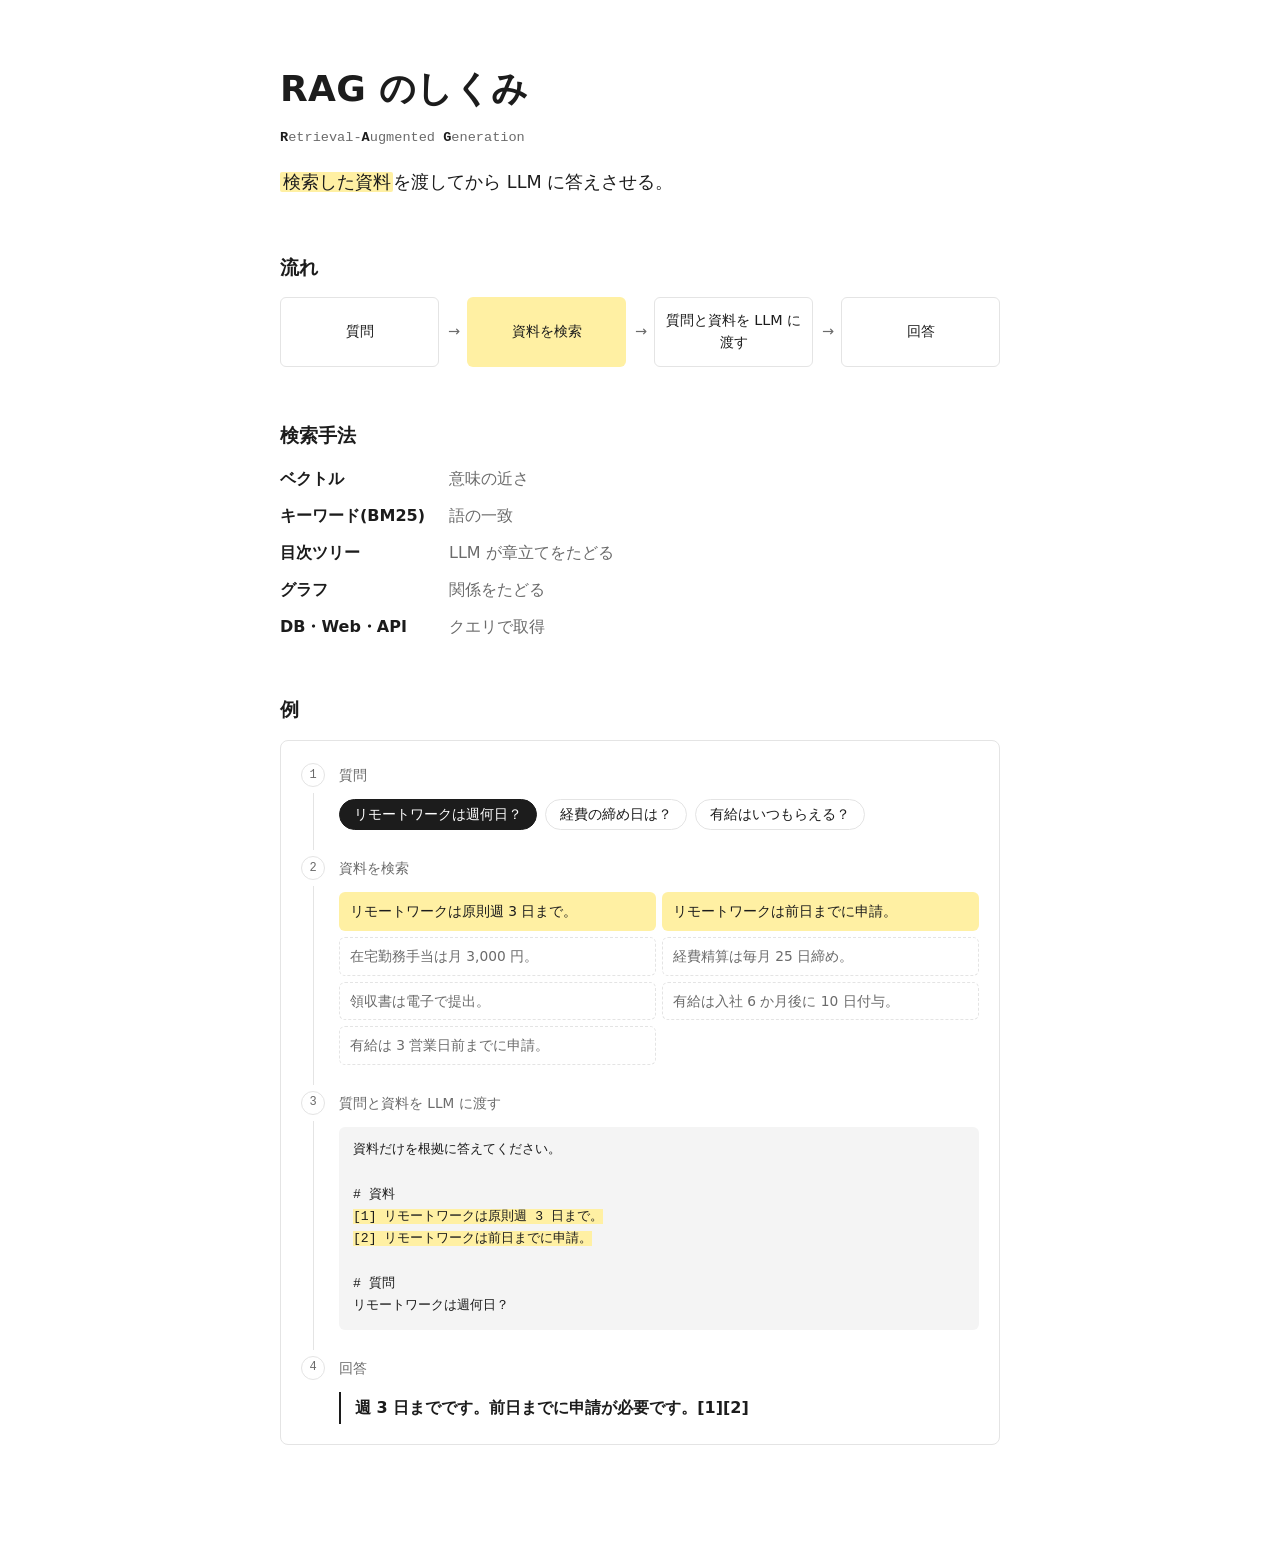
<file: blog/rag-overview.html>
<!doctype html>
<html lang="ja">
<head>
<meta charset="utf-8">
<meta name="viewport" content="width=device-width, initial-scale=1, viewport-fit=cover">
<title>RAG のしくみ</title>
<link rel="stylesheet" href="style.css">
<style>
/* Highlighter yellow always means "retrieved material", from the lede through the flow to the demo. */
.expand { font-family: var(--mono); font-size: 0.85rem; color: var(--muted); }
.expand b { color: var(--fg); font-weight: 600; }
.lede { font-size: 1.1rem; margin-top: 4px; }

.steps { list-style: none; margin: 0; padding: 0; display: flex; gap: 28px; }
.steps li { position: relative; flex: 1 1 0; min-width: 0; display: grid; place-items: center; text-align: center; font-size: 0.9rem; line-height: 1.5; padding: 12px 8px; border: 1px solid var(--line); border-radius: 6px; }
.steps li.hl { background: var(--mark); color: var(--mark-fg); border-color: transparent; }
.steps li + li::before { content: "→"; position: absolute; left: -20px; top: 50%; transform: translateY(-50%); color: var(--muted); }
@media (max-width: 520px) {
  .steps { flex-direction: column; gap: 24px; }
  .steps li + li::before { content: "↓"; left: 50%; top: -22px; transform: translateX(-50%); }
}

.pairs { margin: 0; display: grid; grid-template-columns: max-content 1fr; gap: 8px 24px; }
.pairs dt { font-weight: 600; }
.pairs dd { margin: 0; color: var(--muted); }

.track { list-style: none; margin: 0; padding: 0; display: flex; flex-direction: column; }
.stage { display: grid; grid-template-columns: 24px minmax(0, 1fr); grid-template-rows: 28px 1fr; column-gap: 14px; }
.dot { width: 24px; height: 24px; margin-top: 2px; border-radius: 50%; display: grid; place-items: center; font-family: var(--mono); font-size: 0.75rem; border: 1px solid var(--line); color: var(--muted); }
.rail { grid-column: 1; grid-row: 2; justify-self: center; width: 1px; margin-block: 4px; background: var(--line); }
.stage-body { grid-row: 1 / span 2; grid-column: 2; display: flex; flex-direction: column; gap: 10px; padding-bottom: 24px; min-width: 0; }
.stage:last-child .stage-body { padding-bottom: 0; }
.stage:last-child .rail { display: none; }
.stage-title { font-size: 0.85rem; color: var(--muted); line-height: 28px; }

.docs { list-style: none; margin: 0; padding: 0; display: grid; grid-template-columns: repeat(auto-fill, minmax(220px, 1fr)); gap: 6px; }
.docs li { font-size: 0.86rem; line-height: 1.5; padding: 8px 10px; border-radius: 6px; border: 1px dashed var(--line); color: var(--muted); }
.docs li.hit { background: var(--mark); color: var(--mark-fg); border: 1px solid transparent; }

.prompt { margin: 0; font-size: 0.82rem; line-height: 1.7; background: var(--soft); border-radius: 6px; padding: 12px 14px; overflow-x: auto; white-space: pre-wrap; word-break: break-word; }
.prompt .hitline { background: var(--mark); color: var(--mark-fg); }

.answer { font-weight: 600; padding: 2px 0 2px 14px; border-left: 2px solid var(--fg); }

@media (prefers-reduced-motion: no-preference) {
  .docs li { transition: background-color 0.2s, color 0.2s, border-color 0.2s; }
}
</style>
</head>
<body>

<div class="wrap">

<header>
  <h1>RAG のしくみ</h1>
  <p class="expand"><b>R</b>etrieval-<b>A</b>ugmented <b>G</b>eneration</p>
  <p class="lede"><mark>検索した資料</mark>を渡してから LLM に答えさせる。</p>
</header>

<section>
  <h2>流れ</h2>
  <ol class="steps">
    <li>質問</li>
    <li class="hl">資料を検索</li>
    <li>質問と資料を LLM に渡す</li>
    <li>回答</li>
  </ol>
</section>

<section>
  <h2>検索手法</h2>
  <dl class="pairs">
    <dt>ベクトル</dt><dd>意味の近さ</dd>
    <dt>キーワード(BM25)</dt><dd>語の一致</dd>
    <dt>目次ツリー</dt><dd>LLM が章立てをたどる</dd>
    <dt>グラフ</dt><dd>関係をたどる</dd>
    <dt>DB・Web・API</dt><dd>クエリで取得</dd>
  </dl>
</section>

<section>
  <h2>例</h2>
  <div class="box">
    <ol class="track">
      <li class="stage">
        <span class="dot">1</span><span class="rail"></span>
        <div class="stage-body">
          <div class="stage-title">質問</div>
          <div class="chips" role="group" aria-label="質問" id="qs"></div>
        </div>
      </li>
      <li class="stage">
        <span class="dot">2</span><span class="rail"></span>
        <div class="stage-body">
          <div class="stage-title">資料を検索</div>
          <ul class="docs" id="docs"></ul>
        </div>
      </li>
      <li class="stage">
        <span class="dot">3</span><span class="rail"></span>
        <div class="stage-body">
          <div class="stage-title">質問と資料を LLM に渡す</div>
          <pre class="prompt" id="prompt"></pre>
        </div>
      </li>
      <li class="stage">
        <span class="dot">4</span><span class="rail"></span>
        <div class="stage-body">
          <div class="stage-title">回答</div>
          <p class="answer" id="answer"></p>
        </div>
      </li>
    </ol>
  </div>
</section>

</div>

<script>
const DOCS = [
  "リモートワークは原則週 3 日まで。",
  "リモートワークは前日までに申請。",
  "在宅勤務手当は月 3,000 円。",
  "経費精算は毎月 25 日締め。",
  "領収書は電子で提出。",
  "有給は入社 6 か月後に 10 日付与。",
  "有給は 3 営業日前までに申請。"
];
const DATA = [
  { q: "リモートワークは週何日？", hits: [0, 1], a: "週 3 日までです。前日までに申請が必要です。[1][2]" },
  { q: "経費の締め日は？", hits: [3], a: "毎月 25 日です。[1]" },
  { q: "有給はいつもらえる？", hits: [5], a: "入社 6 か月後に 10 日付与されます。[1]" }
];
const qsEl = document.getElementById("qs");
const docsEl = document.getElementById("docs");
const promptEl = document.getElementById("prompt");
const answerEl = document.getElementById("answer");

const buttons = DATA.map((d, i) => {
  const b = document.createElement("button");
  b.type = "button";
  b.id = "q" + i;
  b.textContent = d.q;
  b.addEventListener("click", () => render(i));
  qsEl.appendChild(b);
  return b;
});

function line(text, cls) {
  const s = document.createElement("span");
  if (cls) s.className = cls;
  s.textContent = text;
  return s;
}

function render(i) {
  const d = DATA[i];
  buttons.forEach((b, n) => b.setAttribute("aria-pressed", String(n === i)));

  docsEl.innerHTML = "";
  DOCS.forEach((t, n) => {
    const li = document.createElement("li");
    if (d.hits.includes(n)) li.className = "hit";
    li.textContent = t;
    docsEl.appendChild(li);
  });

  promptEl.innerHTML = "";
  promptEl.append(line("資料だけを根拠に答えてください。\n\n# 資料\n"));
  d.hits.forEach((h, n) => {
    promptEl.append(line(`[${n + 1}] ${DOCS[h]}`, "hitline"), line("\n"));
  });
  promptEl.append(line(`\n# 質問\n${d.q}`));

  answerEl.textContent = d.a;
}
render(0);
</script>
</body>
</html>
</file>
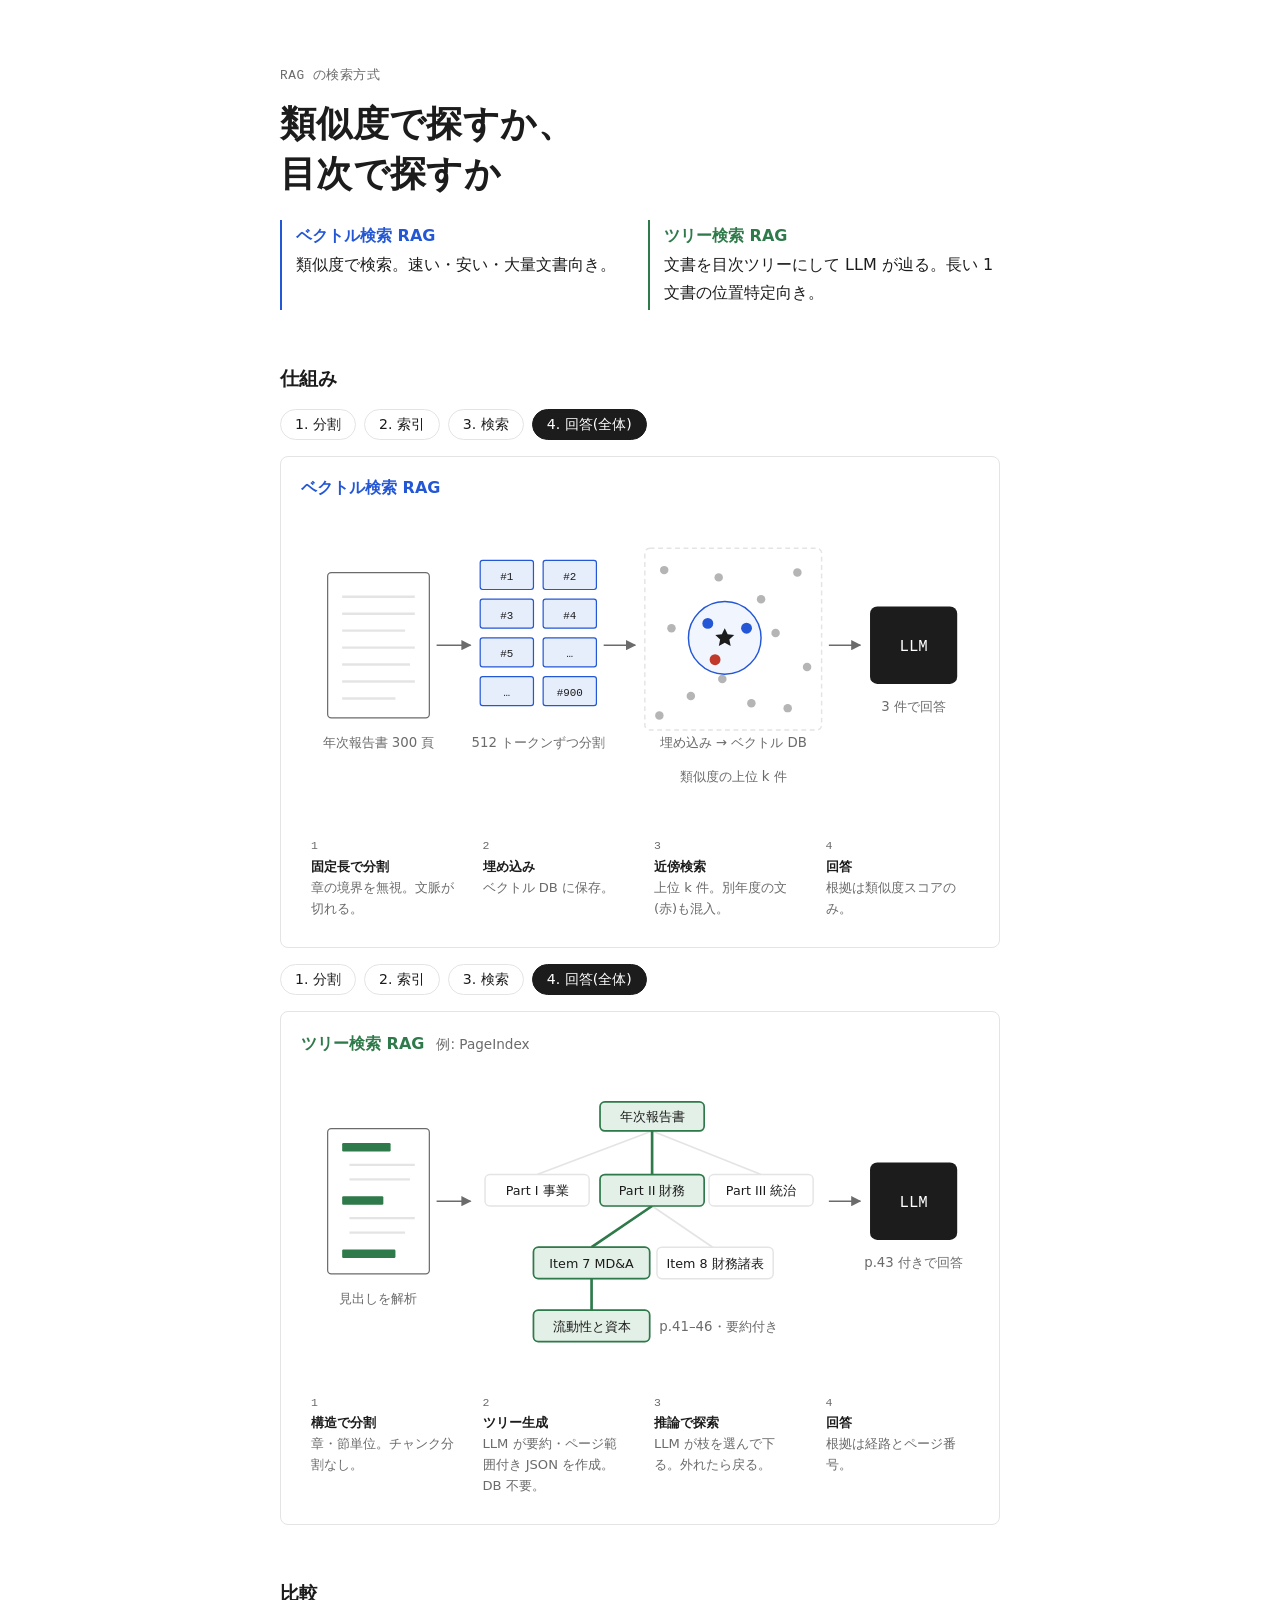
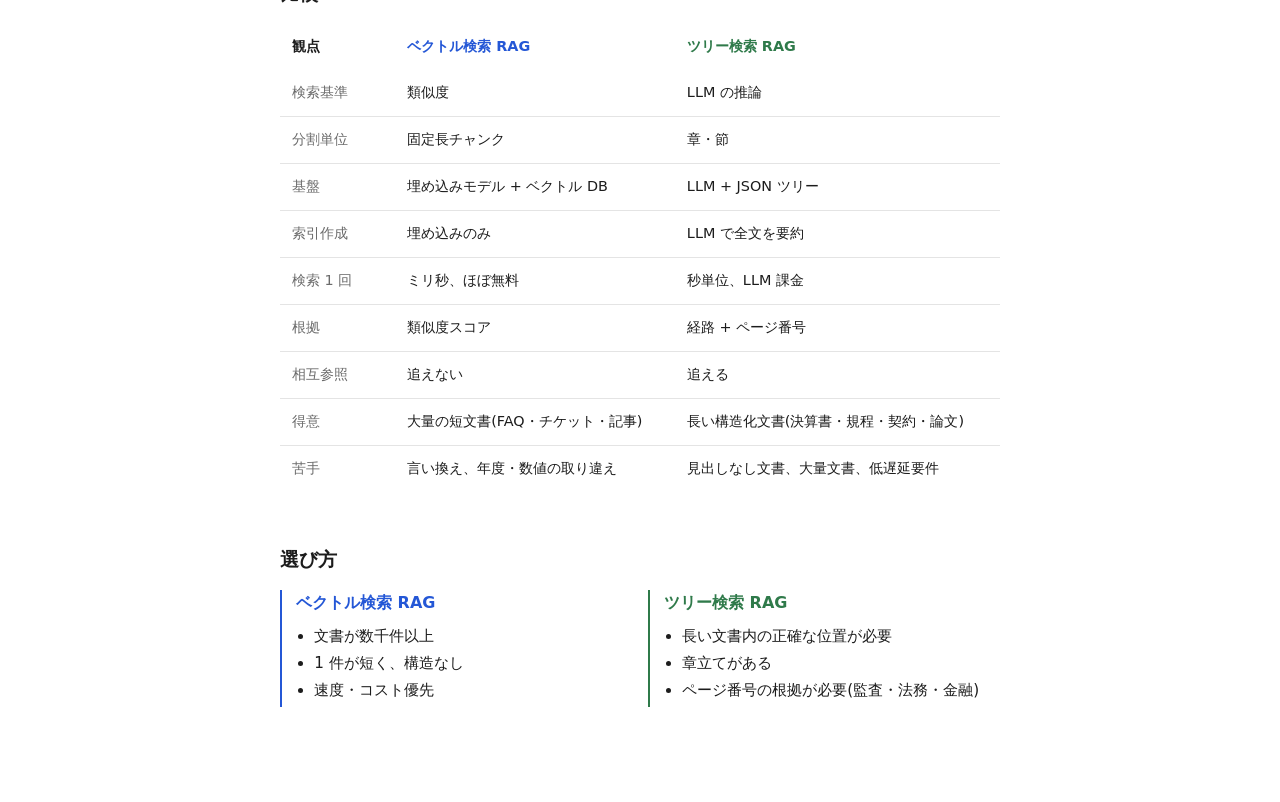
<file: blog/vector-rag-vs-tree-rag.html>
<!doctype html>
<html lang="ja">
<head>
<meta charset="utf-8">
<meta name="viewport" content="width=device-width, initial-scale=1, viewport-fit=cover">
<title>ベクトル検索 RAG とツリー検索 RAG</title>
<link rel="stylesheet" href="style.css">
<style>
/* Two retrieval methods always color-coded: vector = --accent (blue), tree = --accent-2 (green). */
.vec-t { color: var(--accent); } .tree-t { color: var(--accent-2); }
.thesis { display: grid; grid-template-columns: 1fr 1fr; gap: 16px; margin-top: 8px; }
.thesis div, .choose > div { padding: 2px 0 2px 14px; border-left: 2px solid; min-width: 0; }
.thesis .v, .choose .v { border-color: var(--accent); }
.thesis .t, .choose .t { border-color: var(--accent-2); }
.thesis b { display: block; }

.lanes { display: flex; flex-direction: column; gap: 16px; }
.lane { display: flex; flex-direction: column; gap: 12px; }
.lane-head { display: flex; flex-wrap: wrap; align-items: baseline; gap: 4px 12px; }
.lane-head span { color: var(--muted); font-size: 0.85rem; }
.svgbox { overflow-x: auto; }
.svgbox svg { display: block; width: 100%; min-width: 520px; height: auto; }
.steps { list-style: none; margin: 0; padding: 0; display: grid; grid-template-columns: repeat(4, 1fr); gap: 8px; }
.steps li { font-size: 0.82rem; line-height: 1.6; color: var(--muted); padding: 8px 10px; border-radius: 4px; transition: background .2s, color .2s; min-width: 0; }
.steps li b { display: block; color: var(--fg); font-weight: 600; }
.steps li .n { font-family: var(--mono); font-size: 0.72rem; }
.lane.v .steps li.now { background: var(--accent-soft); color: var(--fg); }
.lane.t .steps li.now { background: var(--accent-2-soft); color: var(--fg); }

svg text { font-family: var(--sans); fill: var(--fg); }
svg .lbl { font-size: 11px; fill: var(--muted); }
svg .mono { font-family: var(--mono); font-size: 9px; }
svg .paper { fill: var(--bg); stroke: var(--muted); stroke-width: 1; }
svg .rule { stroke: var(--line); stroke-width: 2; }
svg .arrow { stroke: var(--muted); stroke-width: 1.2; fill: none; }
svg .ahead { fill: var(--muted); }
svg .chunk { fill: var(--accent-soft); stroke: var(--accent); stroke-width: 1; }
svg .space { fill: none; stroke: var(--line); stroke-width: 1.2; stroke-dasharray: 4 3; }
svg .dot { fill: var(--muted); opacity: .5; }
svg .hit { fill: var(--accent); opacity: 1; }
svg .miss { fill: var(--warn); }
svg .q { fill: var(--fg); }
svg .knn { fill: var(--accent-soft); fill-opacity: .55; stroke: var(--accent); stroke-width: 1.2; }
svg .node { fill: var(--bg); stroke: var(--line); stroke-width: 1.2; }
svg .node-on { fill: var(--accent-2-soft); stroke: var(--accent-2); stroke-width: 1.4; }
svg .edge { stroke: var(--line); stroke-width: 1.4; fill: none; }
svg .edge-on { stroke: var(--accent-2); stroke-width: 2.2; fill: none; }
svg .llm { fill: var(--fg); }
svg .llm-t { fill: var(--bg); font-family: var(--mono); font-size: 13px; font-weight: 500; }
svg .vec-c { fill: var(--accent); } svg .tree-c { fill: var(--accent-2); } svg .warn-c { fill: var(--warn); }
svg [data-s] { transition: opacity .25s; }
svg .future { opacity: .12; }
@media (prefers-reduced-motion: reduce) { svg [data-s], .steps li { transition: none; } }

table { min-width: 600px; }
thead th:nth-child(2) { color: var(--accent); } thead th:nth-child(3) { color: var(--accent-2); }
tbody th { font-weight: 400; color: var(--muted); white-space: nowrap; width: 8em; }

.choose { display: grid; grid-template-columns: 1fr 1fr; gap: 16px; }
.choose > div { display: flex; flex-direction: column; gap: 8px; }
.choose ul { margin: 0; padding-left: 1.2em; font-size: 0.95rem; }
@media (max-width: 720px) {
  .thesis, .choose { grid-template-columns: 1fr; }
  .steps { grid-template-columns: 1fr 1fr; }
}
</style>
</head>
<body>
<div class="wrap">
<header>
  <p class="meta">RAG の検索方式</p>
  <h1>類似度で探すか、<br>目次で探すか</h1>
  <div class="thesis">
    <div class="v"><b class="vec-t">ベクトル検索 RAG</b>類似度で検索。速い・安い・大量文書向き。</div>
    <div class="t"><b class="tree-t">ツリー検索 RAG</b>文書を目次ツリーにして LLM が辿る。長い 1 文書の位置特定向き。</div>
  </div>
</header>

<section aria-labelledby="flow-h">
  <div class="sec-head"><h2 id="flow-h">仕組み</h2></div>
  <div class="chips stepper" role="group" aria-label="表示する段階">
    <button type="button" id="st-1" data-step="1" aria-pressed="false">1. 分割</button>
    <button type="button" id="st-2" data-step="2" aria-pressed="false">2. 索引</button>
    <button type="button" id="st-3" data-step="3" aria-pressed="false">3. 検索</button>
    <button type="button" id="st-4" data-step="4" aria-pressed="true">4. 回答(全体)</button>
  </div>
  <div class="lanes">
    <div class="box lane v">
      <div class="lane-head"><h3 class="vec-t">ベクトル検索 RAG</h3></div>
      <div class="svgbox">
      <svg viewBox="0 0 560 250" role="img" aria-label="ベクトル検索 RAG の流れ図">
        <defs><marker id="ah" viewBox="0 0 10 10" refX="9" refY="5" markerWidth="7" markerHeight="7" orient="auto"><path d="M0,0 L10,5 L0,10 z" class="ahead"/></marker></defs>
        <g data-s="1">
          <rect class="paper" x="22" y="50" width="84" height="120" rx="3"/>
          <line class="rule" x1="34" y1="70" x2="94" y2="70"/><line class="rule" x1="34" y1="84" x2="94" y2="84"/>
          <line class="rule" x1="34" y1="98" x2="86" y2="98"/><line class="rule" x1="34" y1="112" x2="94" y2="112"/>
          <line class="rule" x1="34" y1="126" x2="90" y2="126"/><line class="rule" x1="34" y1="140" x2="94" y2="140"/>
          <line class="rule" x1="34" y1="154" x2="78" y2="154"/>
          <text class="lbl" x="64" y="194" text-anchor="middle">年次報告書 300 頁</text>
          <line class="arrow" x1="112" y1="110" x2="140" y2="110" marker-end="url(#ah)"/>
          <rect class="chunk" x="148" y="40" width="44" height="24" rx="2"/><text class="mono" x="170" y="56" text-anchor="middle">#1</text>
          <rect class="chunk" x="200" y="40" width="44" height="24" rx="2"/><text class="mono" x="222" y="56" text-anchor="middle">#2</text>
          <rect class="chunk" x="148" y="72" width="44" height="24" rx="2"/><text class="mono" x="170" y="88" text-anchor="middle">#3</text>
          <rect class="chunk" x="200" y="72" width="44" height="24" rx="2"/><text class="mono" x="222" y="88" text-anchor="middle">#4</text>
          <rect class="chunk" x="148" y="104" width="44" height="24" rx="2"/><text class="mono" x="170" y="120" text-anchor="middle">#5</text>
          <rect class="chunk" x="200" y="104" width="44" height="24" rx="2"/><text class="mono" x="222" y="120" text-anchor="middle">…</text>
          <rect class="chunk" x="148" y="136" width="44" height="24" rx="2"/><text class="mono" x="170" y="152" text-anchor="middle">…</text>
          <rect class="chunk" x="200" y="136" width="44" height="24" rx="2"/><text class="mono" x="222" y="152" text-anchor="middle">#900</text>
          <text class="lbl" x="196" y="194" text-anchor="middle">512 トークンずつ分割</text>
        </g>
        <g data-s="2">
          <line class="arrow" x1="250" y1="110" x2="276" y2="110" marker-end="url(#ah)"/>
          <rect class="space" x="284" y="30" width="146" height="150" rx="4"/>
          <circle class="dot" cx="300" cy="48" r="3.5"/><circle class="dot" cx="322" cy="152" r="3.5"/>
          <circle class="dot" cx="410" cy="50" r="3.5"/><circle class="dot" cx="402" cy="162" r="3.5"/>
          <circle class="dot" cx="306" cy="96" r="3.5"/><circle class="dot" cx="380" cy="72" r="3.5"/>
          <circle class="dot" cx="418" cy="128" r="3.5"/><circle class="dot" cx="296" cy="168" r="3.5"/>
          <circle class="dot" cx="345" cy="54" r="3.5"/><circle class="dot" cx="392" cy="100" r="3.5"/>
          <circle class="dot" cx="348" cy="138" r="3.5"/><circle class="dot" cx="372" cy="158" r="3.5"/>
          <text class="lbl" x="357" y="194" text-anchor="middle">埋め込み → ベクトル DB</text>
        </g>
        <g data-s="3">
          <circle class="knn" cx="350" cy="104" r="30"/>
          <circle class="hit" cx="336" cy="92" r="4.5"/><circle class="hit" cx="368" cy="96" r="4.5"/><circle class="miss" cx="342" cy="122" r="4.5"/>
          <path class="q" d="M350,96 l2.4,5 5.4,.6 -4,3.7 1.1,5.3 -4.9,-2.7 -4.9,2.7 1.1,-5.3 -4,-3.7 5.4,-.6z"/>
          <text class="lbl" x="357" y="222" text-anchor="middle">類似度の上位 k 件</text>
        </g>
        <g data-s="4">
          <line class="arrow" x1="436" y1="110" x2="462" y2="110" marker-end="url(#ah)"/>
          <rect class="llm" x="470" y="78" width="72" height="64" rx="6"/>
          <text class="llm-t" x="506" y="115" text-anchor="middle">LLM</text>
          <text class="lbl" x="506" y="164" text-anchor="middle">3 件で回答</text>
        </g>
      </svg>
      </div>
      <ol class="steps">
        <li data-s="1"><span class="n">1</span><b>固定長で分割</b>章の境界を無視。文脈が切れる。</li>
        <li data-s="2"><span class="n">2</span><b>埋め込み</b>ベクトル DB に保存。</li>
        <li data-s="3"><span class="n">3</span><b>近傍検索</b>上位 k 件。別年度の文(赤)も混入。</li>
        <li data-s="4"><span class="n">4</span><b>回答</b>根拠は類似度スコアのみ。</li>
      </ol>
    </div>

    <div class="chips stepper" role="group" aria-label="表示する段階(ツリー検索 RAG)">
      <button type="button" id="st2-1" data-step="1" aria-pressed="false">1. 分割</button>
      <button type="button" id="st2-2" data-step="2" aria-pressed="false">2. 索引</button>
      <button type="button" id="st2-3" data-step="3" aria-pressed="false">3. 検索</button>
      <button type="button" id="st2-4" data-step="4" aria-pressed="true">4. 回答(全体)</button>
    </div>
    <div class="box lane t">
      <div class="lane-head"><h3 class="tree-t">ツリー検索 RAG</h3><span>例: PageIndex</span></div>
      <div class="svgbox">
      <svg viewBox="0 0 560 250" role="img" aria-label="ツリー検索 RAG の流れ図">
        <defs><marker id="ah2" viewBox="0 0 10 10" refX="9" refY="5" markerWidth="7" markerHeight="7" orient="auto"><path d="M0,0 L10,5 L0,10 z" class="ahead"/></marker></defs>
        <g data-s="1">
          <rect class="paper" x="22" y="50" width="84" height="120" rx="3"/>
          <rect x="34" y="62" width="40" height="7" rx="1" class="tree-c"/>
          <line class="rule" x1="40" y1="80" x2="94" y2="80"/><line class="rule" x1="40" y1="92" x2="90" y2="92"/>
          <rect x="34" y="106" width="34" height="7" rx="1" class="tree-c"/>
          <line class="rule" x1="40" y1="124" x2="94" y2="124"/><line class="rule" x1="40" y1="136" x2="86" y2="136"/>
          <rect x="34" y="150" width="44" height="7" rx="1" class="tree-c"/>
          <text class="lbl" x="64" y="194" text-anchor="middle">見出しを解析</text>
          <line class="arrow" x1="112" y1="110" x2="140" y2="110" marker-end="url(#ah2)"/>
        </g>
        <g data-s="2">
          <path class="edge" d="M290,52 L195,88"/><path class="edge" d="M290,52 L380,88"/>
          <path class="edge" d="M290,52 L290,88"/>
          <path class="edge" d="M290,114 L240,148"/><path class="edge" d="M290,114 L340,148"/>
          <path class="edge" d="M240,174 L240,200"/>
          <rect class="node" x="247" y="28" width="86" height="24" rx="4"/><text x="290" y="44" text-anchor="middle" font-size="10.5">年次報告書</text>
          <rect class="node" x="152" y="88" width="86" height="26" rx="4"/><text x="195" y="105" text-anchor="middle" font-size="10.5">Part I 事業</text>
          <rect class="node" x="247" y="88" width="86" height="26" rx="4"/><text x="290" y="105" text-anchor="middle" font-size="10.5">Part II 財務</text>
          <rect class="node" x="337" y="88" width="86" height="26" rx="4"/><text x="380" y="105" text-anchor="middle" font-size="10.5">Part III 統治</text>
          <rect class="node" x="192" y="148" width="96" height="26" rx="4"/><text x="240" y="165" text-anchor="middle" font-size="10.5">Item 7 MD&amp;A</text>
          <rect class="node" x="294" y="148" width="96" height="26" rx="4"/><text x="342" y="165" text-anchor="middle" font-size="10.5">Item 8 財務諸表</text>
          <rect class="node" x="192" y="200" width="96" height="26" rx="4"/><text x="240" y="217" text-anchor="middle" font-size="10.5">流動性と資本</text>
          <text class="lbl" x="296" y="217">p.41–46・要約付き</text>
        </g>
        <g data-s="3">
          <path class="edge-on" d="M290,52 L290,88"/><path class="edge-on" d="M290,114 L240,148"/><path class="edge-on" d="M240,174 L240,200"/>
          <rect class="node-on" x="247" y="28" width="86" height="24" rx="4"/><text x="290" y="44" text-anchor="middle" font-size="10.5">年次報告書</text>
          <rect class="node-on" x="247" y="88" width="86" height="26" rx="4"/><text x="290" y="105" text-anchor="middle" font-size="10.5">Part II 財務</text>
          <rect class="node-on" x="192" y="148" width="96" height="26" rx="4"/><text x="240" y="165" text-anchor="middle" font-size="10.5">Item 7 MD&amp;A</text>
          <rect class="node-on" x="192" y="200" width="96" height="26" rx="4"/><text x="240" y="217" text-anchor="middle" font-size="10.5">流動性と資本</text>
        </g>
        <g data-s="4">
          <line class="arrow" x1="436" y1="110" x2="462" y2="110" marker-end="url(#ah2)"/>
          <rect class="llm" x="470" y="78" width="72" height="64" rx="6"/>
          <text class="llm-t" x="506" y="115" text-anchor="middle">LLM</text>
          <text class="lbl" x="506" y="164" text-anchor="middle">p.43 付きで回答</text>
        </g>
      </svg>
      </div>
      <ol class="steps">
        <li data-s="1"><span class="n">1</span><b>構造で分割</b>章・節単位。チャンク分割なし。</li>
        <li data-s="2"><span class="n">2</span><b>ツリー生成</b>LLM が要約・ページ範囲付き JSON を作成。DB 不要。</li>
        <li data-s="3"><span class="n">3</span><b>推論で探索</b>LLM が枝を選んで下る。外れたら戻る。</li>
        <li data-s="4"><span class="n">4</span><b>回答</b>根拠は経路とページ番号。</li>
      </ol>
    </div>
  </div>
</section>

<section aria-labelledby="cmp-h">
  <div class="sec-head"><h2 id="cmp-h">比較</h2></div>
  <div class="tbl">
    <table>
      <thead><tr><th scope="col">観点</th><th scope="col">ベクトル検索 RAG</th><th scope="col">ツリー検索 RAG</th></tr></thead>
      <tbody>
        <tr><th scope="row">検索基準</th><td>類似度</td><td>LLM の推論</td></tr>
        <tr><th scope="row">分割単位</th><td>固定長チャンク</td><td>章・節</td></tr>
        <tr><th scope="row">基盤</th><td>埋め込みモデル + ベクトル DB</td><td>LLM + JSON ツリー</td></tr>
        <tr><th scope="row">索引作成</th><td>埋め込みのみ</td><td>LLM で全文を要約</td></tr>
        <tr><th scope="row">検索 1 回</th><td>ミリ秒、ほぼ無料</td><td>秒単位、LLM 課金</td></tr>
        <tr><th scope="row">根拠</th><td>類似度スコア</td><td>経路 + ページ番号</td></tr>
        <tr><th scope="row">相互参照</th><td>追えない</td><td>追える</td></tr>
        <tr><th scope="row">得意</th><td>大量の短文書(FAQ・チケット・記事)</td><td>長い構造化文書(決算書・規程・契約・論文)</td></tr>
        <tr><th scope="row">苦手</th><td>言い換え、年度・数値の取り違え</td><td>見出しなし文書、大量文書、低遅延要件</td></tr>
      </tbody>
    </table>
  </div>
</section>

<section aria-labelledby="ch-h">
  <div class="sec-head"><h2 id="ch-h">選び方</h2></div>
  <div class="choose">
    <div class="v">
      <h3 class="vec-t">ベクトル検索 RAG</h3>
      <ul>
        <li>文書が数千件以上</li>
        <li>1 件が短く、構造なし</li>
        <li>速度・コスト優先</li>
      </ul>
    </div>
    <div class="t">
      <h3 class="tree-t">ツリー検索 RAG</h3>
      <ul>
        <li>長い文書内の正確な位置が必要</li>
        <li>章立てがある</li>
        <li>ページ番号の根拠が必要(監査・法務・金融)</li>
      </ul>
    </div>
  </div>
</section>
</div>

<script>
(function () {
  var buttons = document.querySelectorAll('.stepper button');
  function show(cur) {
    document.querySelectorAll('[data-s]').forEach(function (el) {
      var s = Number(el.getAttribute('data-s'));
      if (el.tagName === 'LI') {
        el.classList.toggle('now', cur < 4 ? s === cur : false);
      } else {
        el.classList.toggle('future', s > cur);
      }
    });
    buttons.forEach(function (b) { b.setAttribute('aria-pressed', String(Number(b.dataset.step) === cur)); });
  }
  buttons.forEach(function (b) { b.addEventListener('click', function () { show(Number(b.dataset.step)); }); });
  show(4);
})();
</script>
</body>
</html>
</file>
<file: blog/style.css>
/* Shared base for every page in blog/. One column, system fonts, neutral palette.
   Accent colors are reserved for meaning (series / highlighted material), never decoration. */
*, *::before, *::after { box-sizing: border-box; }

:root {
  --bg: #ffffff;
  --fg: #1c1c1c;
  --muted: #6b6b6b;
  --line: #e4e4e4;
  --soft: #f4f4f4;
  --accent: #2457d6;
  --accent-soft: #e6edfb;
  --accent-2: #2f7a4a;
  --accent-2-soft: #e3f0e7;
  --mark: #fff0a3;
  --mark-fg: #1c1c1c;
  --warn: #c0392b;
  --sans: system-ui, -apple-system, "Hiragino Sans", "Noto Sans JP", "Yu Gothic UI", "Meiryo", sans-serif;
  --mono: ui-monospace, "SFMono-Regular", Menlo, Consolas, monospace;
  color-scheme: light;
  padding-top: env(safe-area-inset-top, 0px);
  padding-bottom: env(safe-area-inset-bottom, 0px);
}
@media (prefers-color-scheme: dark) {
  :root:not([data-theme="light"]) {
    --bg: #121212; --fg: #e6e6e6; --muted: #9a9a9a; --line: #2b2b2b; --soft: #1c1c1c;
    --accent: #8aa8ff; --accent-soft: #1c2540; --accent-2: #7cc496; --accent-2-soft: #19301f;
    --mark: #5a4c10; --mark-fg: #fff6cc; --warn: #ef8a7a;
    color-scheme: dark;
  }
}
:root[data-theme="dark"] {
  --bg: #121212; --fg: #e6e6e6; --muted: #9a9a9a; --line: #2b2b2b; --soft: #1c1c1c;
  --accent: #8aa8ff; --accent-soft: #1c2540; --accent-2: #7cc496; --accent-2-soft: #19301f;
  --mark: #5a4c10; --mark-fg: #fff6cc; --warn: #ef8a7a;
  color-scheme: dark;
}

body {
  margin: 0;
  background: var(--bg);
  color: var(--fg);
  font-family: var(--sans);
  font-size: 16px;
  line-height: 1.8;
  -webkit-text-size-adjust: 100%;
  padding-block: 64px 96px;
  padding-left: max(16px, env(safe-area-inset-left, 0px));
  padding-right: max(16px, env(safe-area-inset-right, 0px));
}
img { max-width: 100%; }
[hidden] { display: none !important; }

.wrap { max-width: 720px; margin: 0 auto; display: flex; flex-direction: column; gap: 56px; }
header { display: flex; flex-direction: column; gap: 12px; }
section { display: flex; flex-direction: column; gap: 16px; min-width: 0; }

h1, h2, h3 { font-weight: 700; line-height: 1.4; margin: 0; text-wrap: balance; }
h1 { font-size: clamp(1.75rem, 5vw, 2.25rem); letter-spacing: 0.01em; }
h2 { font-size: 1.2rem; }
h3 { font-size: 1rem; }
p { margin: 0; }
a { color: var(--accent); }
mark { background: var(--mark); color: var(--mark-fg); padding: 0 0.15em; border-radius: 2px; }
code, pre { font-family: var(--mono); }
:focus-visible { outline: 2px solid var(--accent); outline-offset: 2px; }

/* Small label above or below a title */
.meta { font-family: var(--mono); font-size: 0.8rem; color: var(--muted); letter-spacing: 0.04em; }

/* Bordered container for a figure or demo */
.box { border: 1px solid var(--line); border-radius: 8px; padding: 20px; min-width: 0; }

/* Toggle buttons */
.chips { display: flex; flex-wrap: wrap; gap: 8px; }
.chips button {
  font: inherit; font-size: 0.88rem; line-height: 1.5;
  color: var(--fg); background: transparent;
  border: 1px solid var(--line); border-radius: 999px;
  padding: 4px 14px; cursor: pointer;
}
.chips button:hover { border-color: var(--muted); }
.chips button[aria-pressed="true"] { background: var(--fg); border-color: var(--fg); color: var(--bg); }

/* Tables */
.tbl { overflow-x: auto; }
table { border-collapse: collapse; width: 100%; font-size: 0.9rem; }
th, td { text-align: left; vertical-align: top; padding: 10px 12px; border-bottom: 1px solid var(--line); }
thead th { border-bottom-color: var(--fg); }
tr:last-child td, tr:last-child th { border-bottom: none; }

@media (prefers-reduced-motion: no-preference) {
  .chips button { transition: background-color 0.2s, color 0.2s, border-color 0.2s; }
}
</file>
